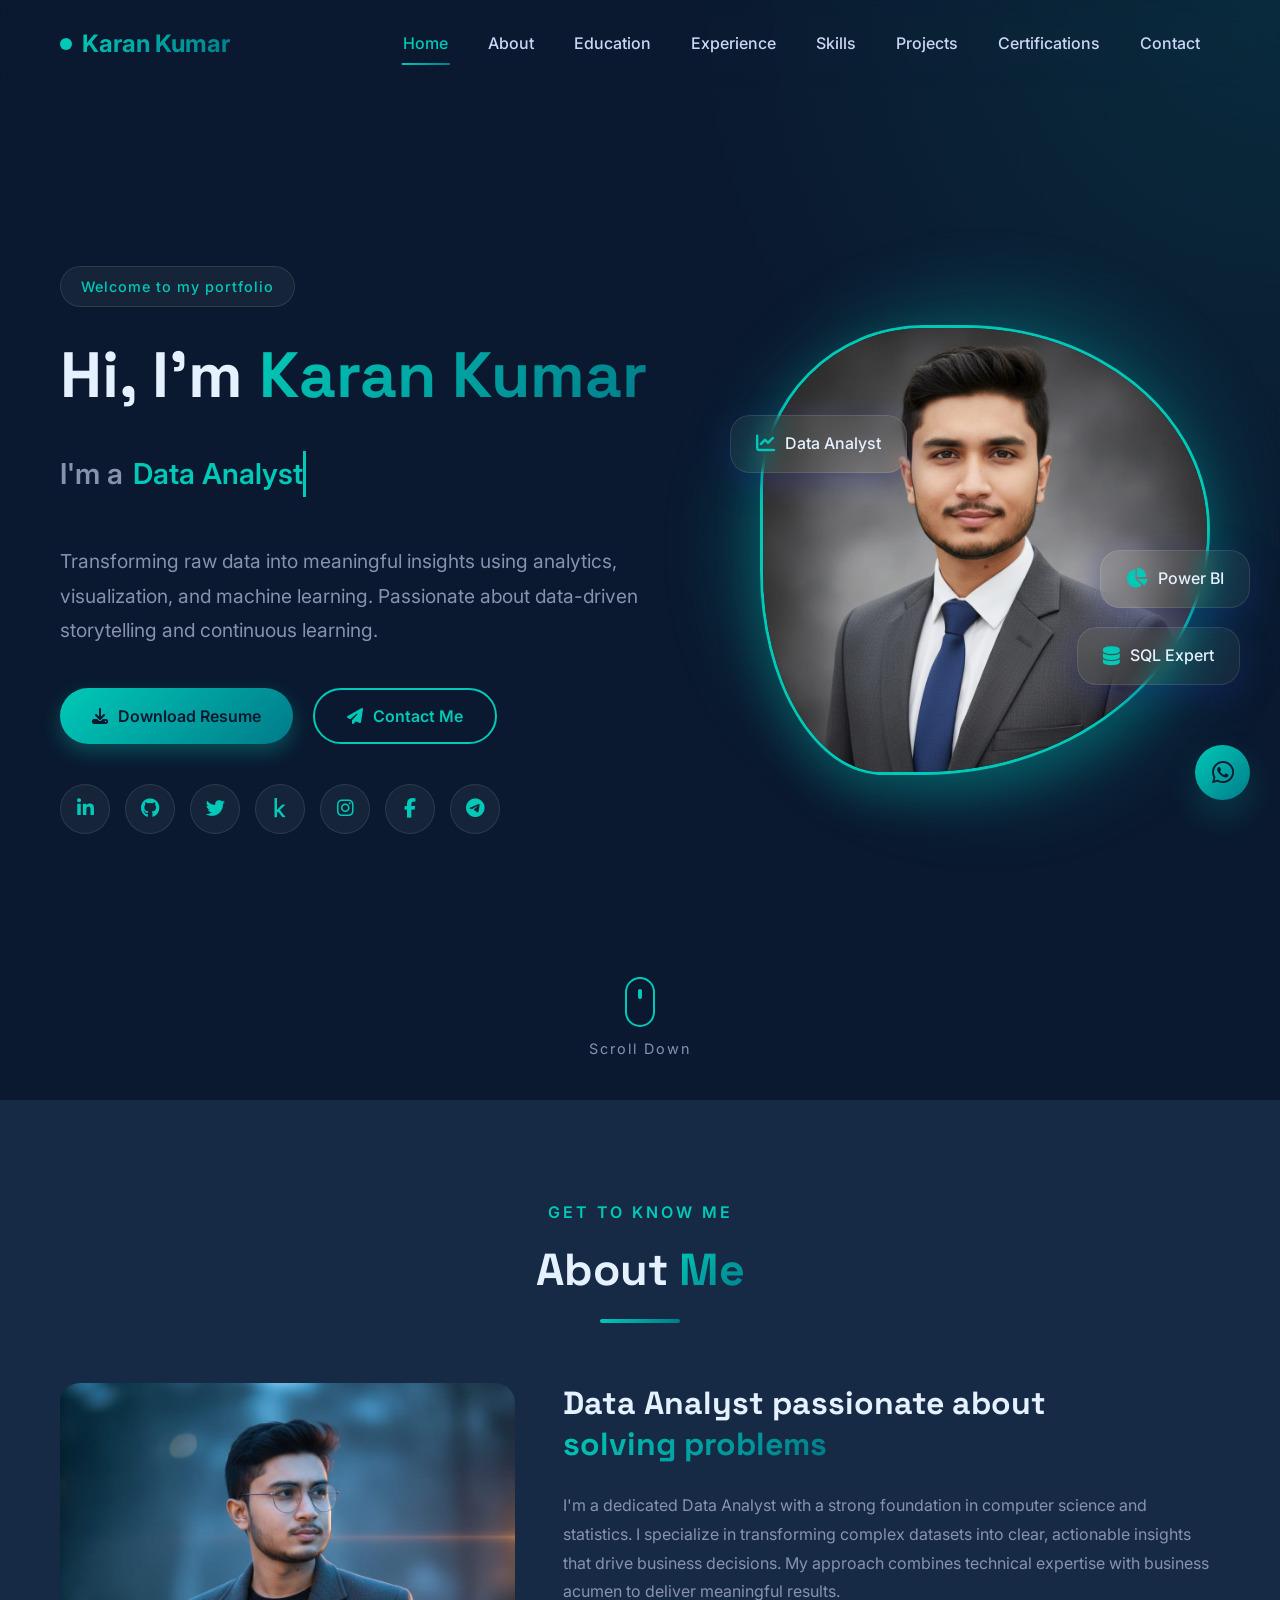
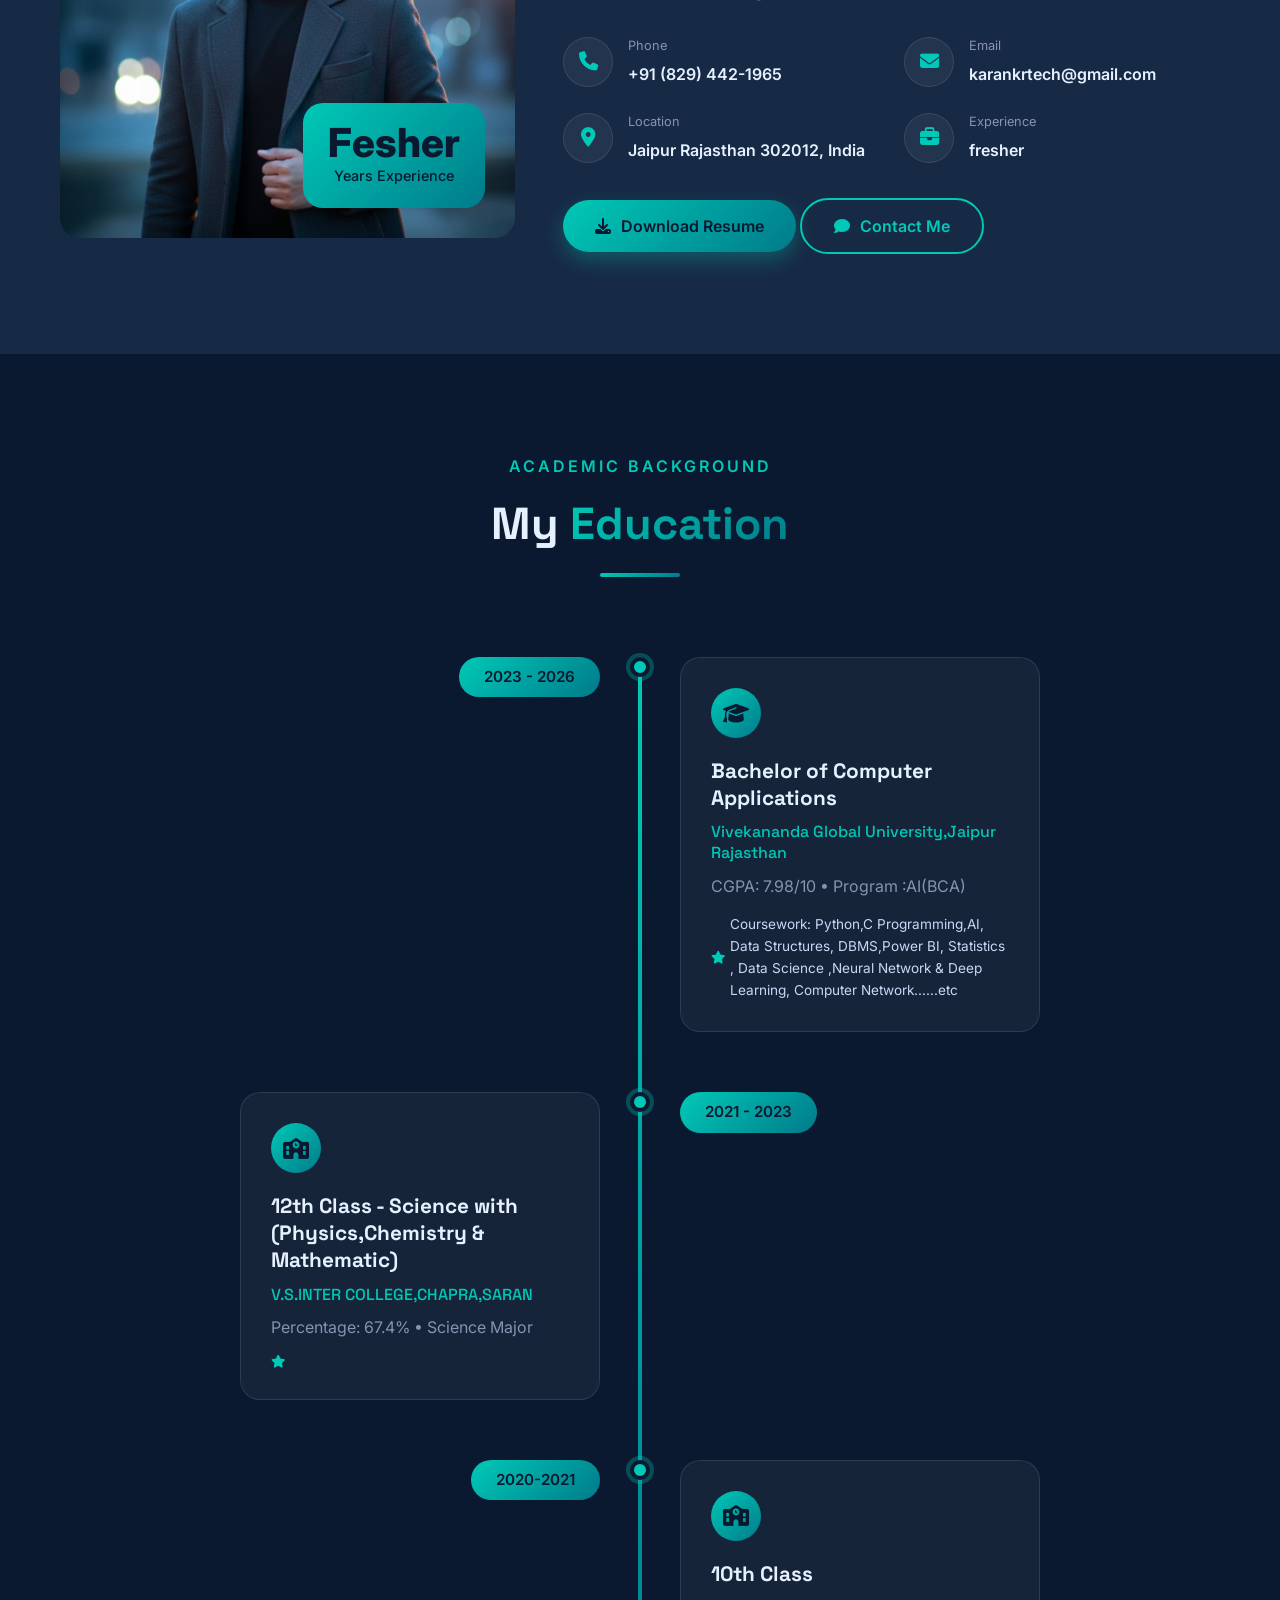
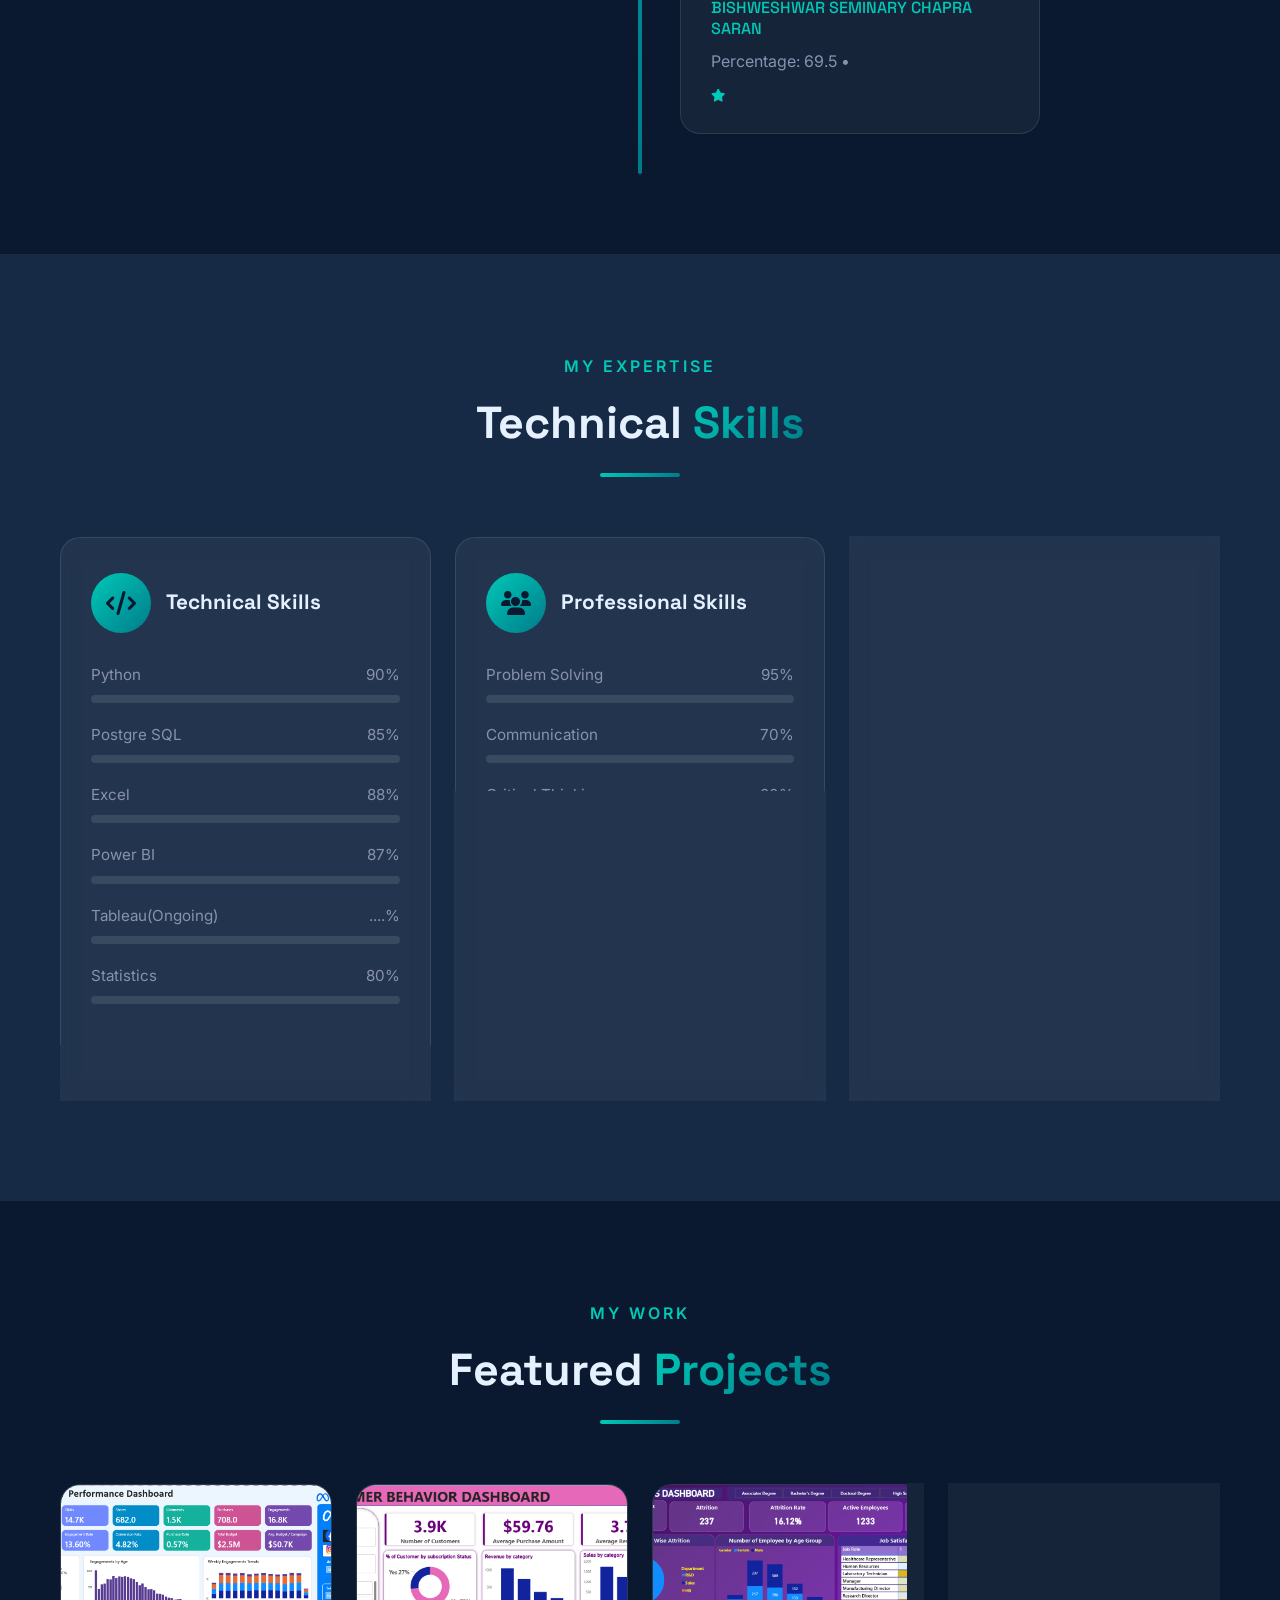
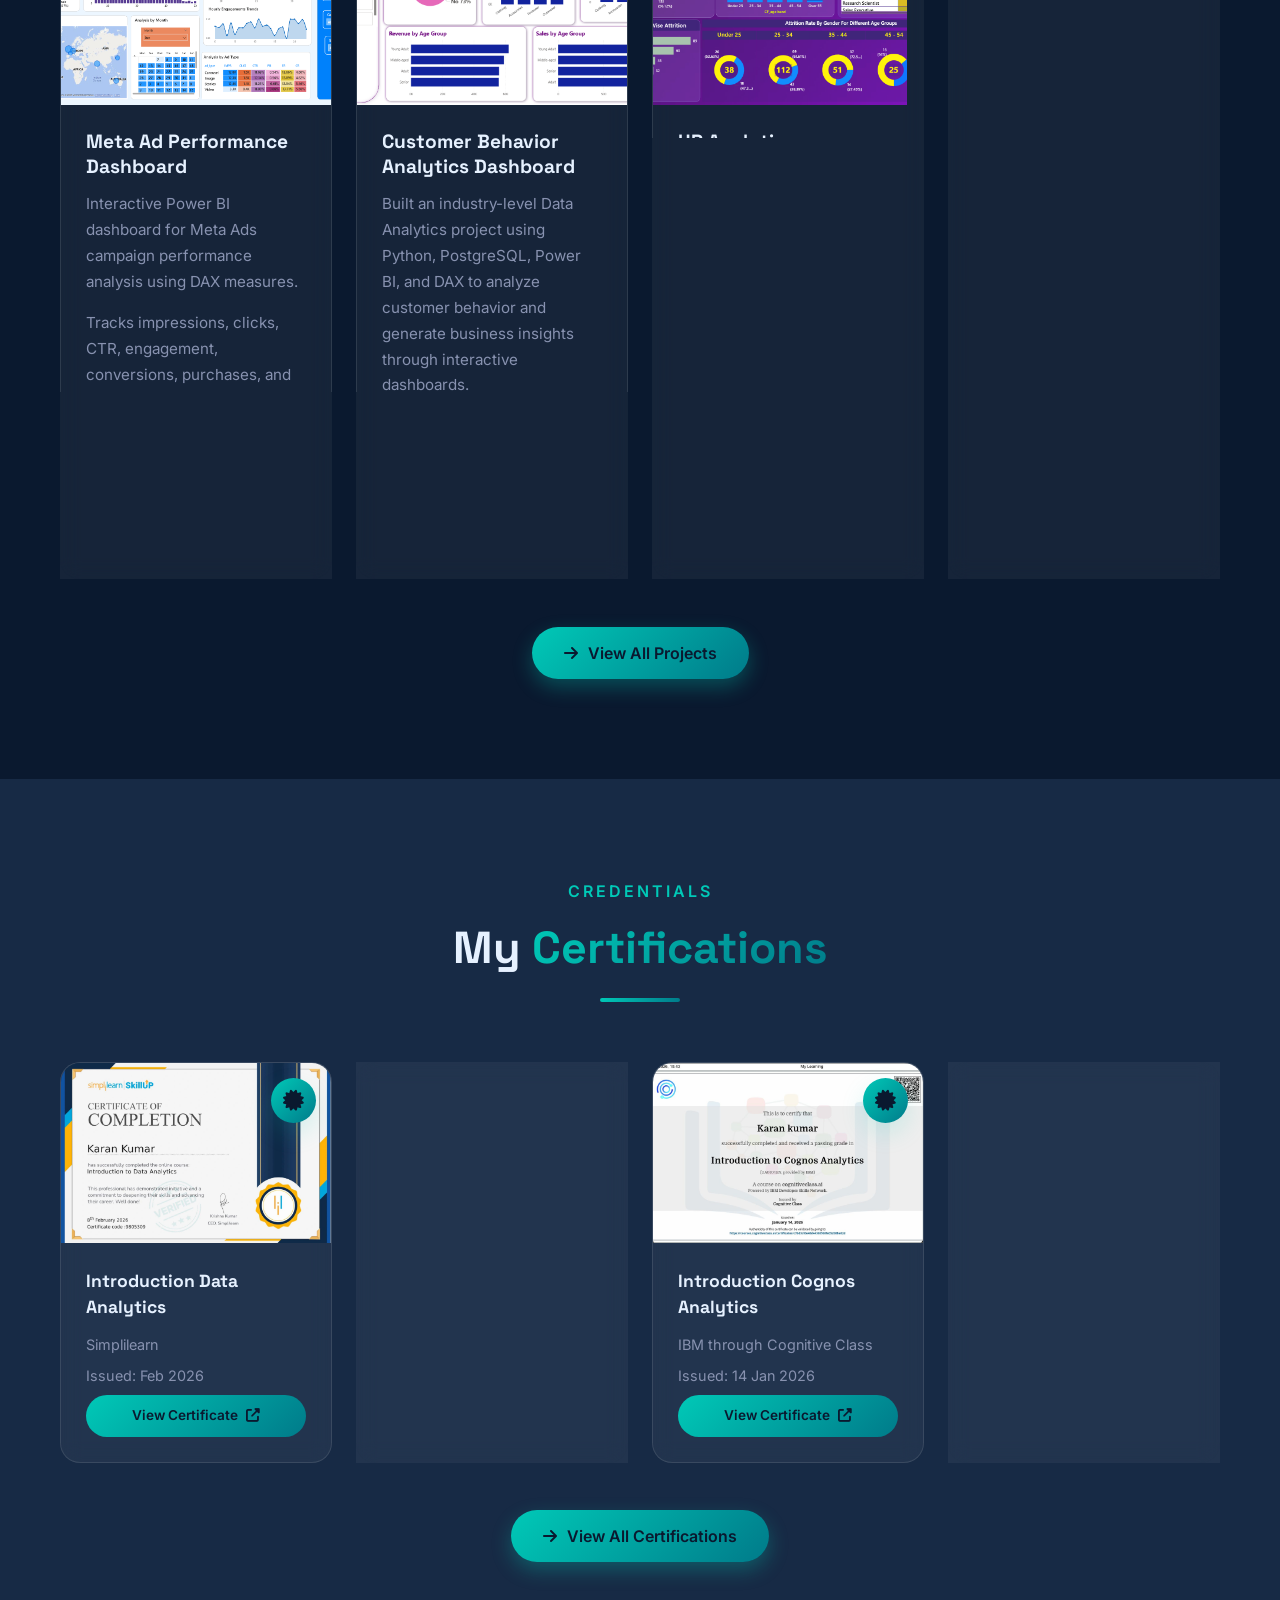
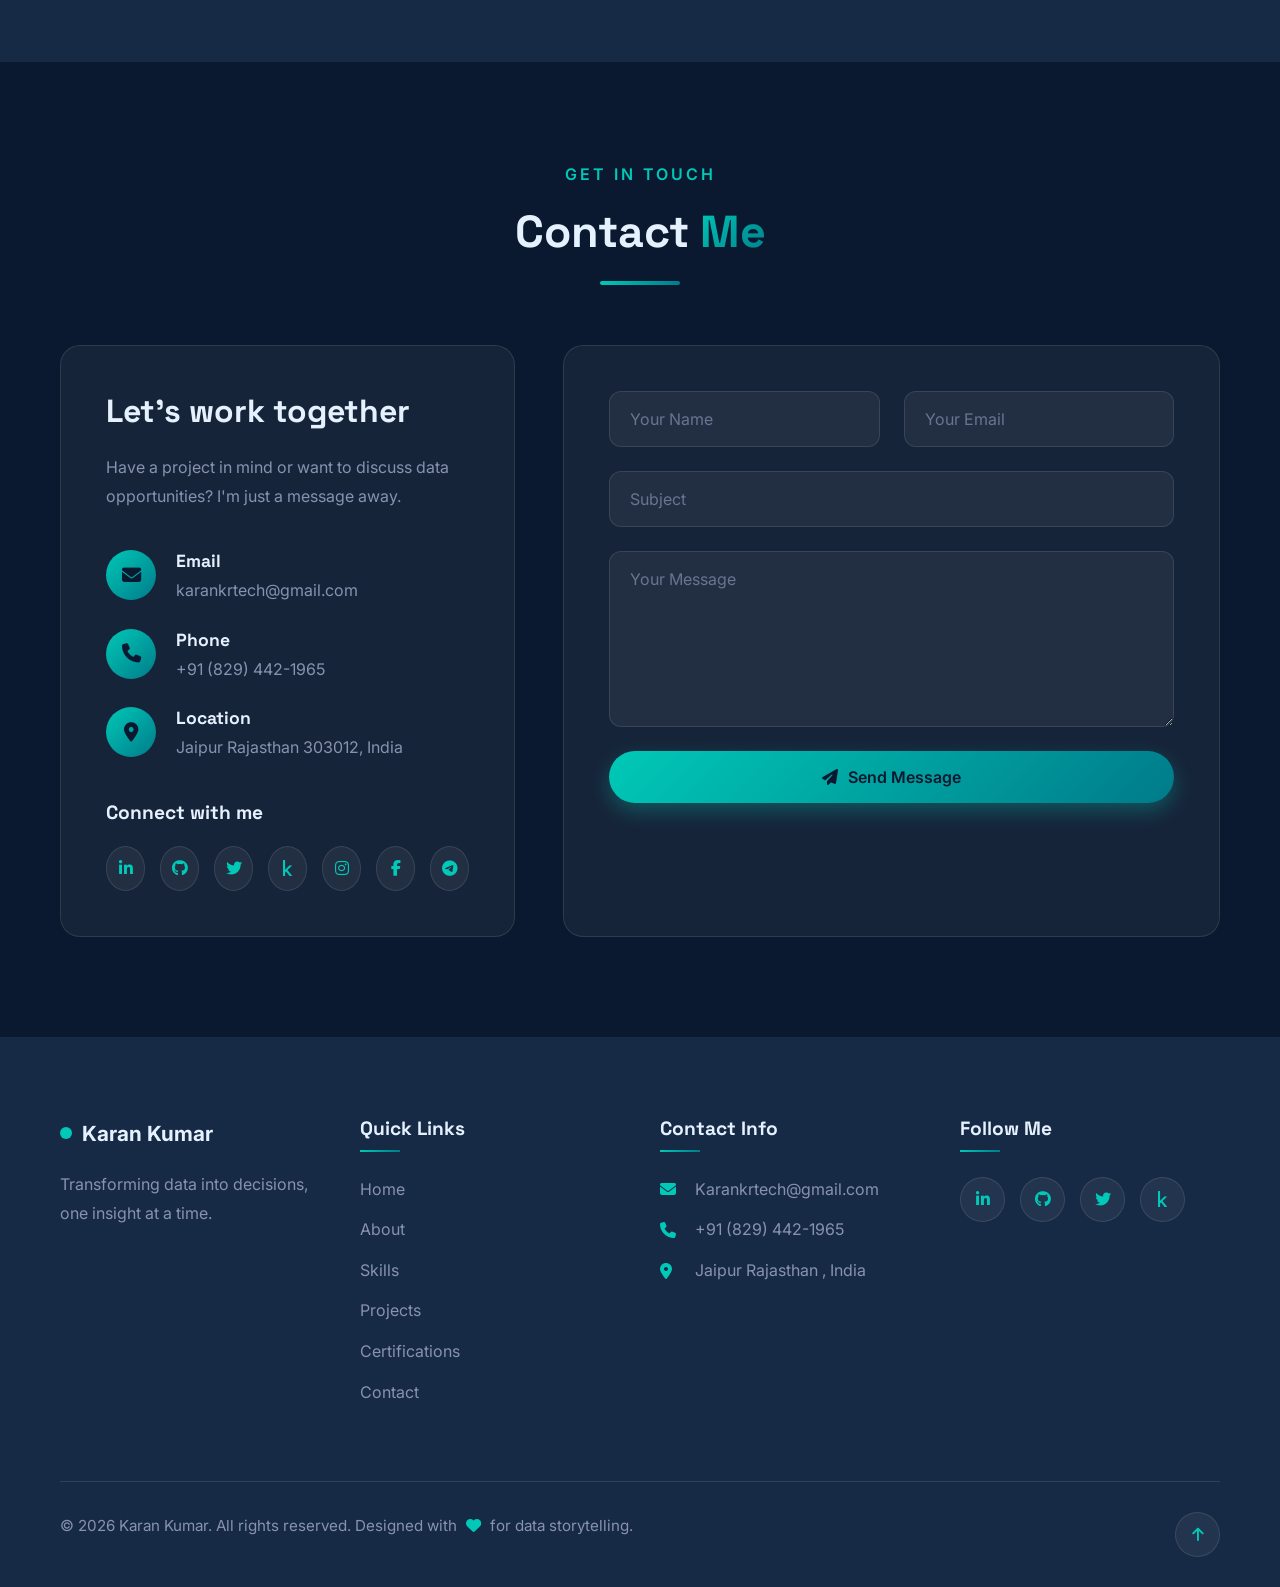
<file: data-analyst-portfolio/index.html>
<!DOCTYPE html>
<html lang="en">
<head>
    <meta charset="UTF-8">
    <meta name="viewport" content="width=device-width, initial-scale=1.0">
    <title>Karan Kumar | Data Analyst Portfolio</title>
    
    <!-- Bootstrap 5 CSS -->
    <link href="https://cdn.jsdelivr.net/npm/bootstrap@5.3.0/dist/css/bootstrap.min.css" rel="stylesheet">
    
    <!-- Font Awesome 6 -->
    <link rel="stylesheet" href="https://cdnjs.cloudflare.com/ajax/libs/font-awesome/6.4.0/css/all.min.css">
    
    <!-- Google Fonts - Premium Typography -->
    <link href="https://fonts.googleapis.com/css2?family=Inter:wght@300;400;500;600;700;800&family=Space+Grotesk:wght@300;400;500;600;700&display=swap" rel="stylesheet">
    
    <!-- AOS Animation Library -->
    <link href="https://unpkg.com/aos@2.3.1/dist/aos.css" rel="stylesheet">
    
    <!-- Custom CSS -->
    <link rel="stylesheet" href="style.css">
    <link rel="stylesheet" href="responsive.css">
</head>
<body>
    <!-- PRELOADER -->
    <div class="preloader">
        <div class="loader">
            <div class="loader-circle"></div>
            <div class="loader-text">Loading</div>
        </div>
    </div>

    <!-- STICKY ANIMATED NAVBAR -->
    <nav class="navbar navbar-expand-lg fixed-top" id="mainNav">
        <div class="container">
            <a class="navbar-brand" href="index.html">
                <span class="brand-dot"></span>
                <span class="brand-text">Karan Kumar</span>
            </a>
            <button class="navbar-toggler" type="button" data-bs-toggle="collapse" data-bs-target="#navbarNav">
                <span class="navbar-toggler-icon"></span>
            </button>
            <div class="collapse navbar-collapse" id="navbarNav">
                <ul class="navbar-nav ms-auto">
                    <li class="nav-item"><a class="nav-link" href="#home">Home</a></li>
                    <li class="nav-item"><a class="nav-link" href="#about">About</a></li>
                    <li class="nav-item"><a class="nav-link" href="#education">Education</a></li>
                    <li class="nav-item"><a class="nav-link" href="experience.html">Experience</a></li>
                    <li class="nav-item"><a class="nav-link" href="#skills">Skills</a></li>
                    <li class="nav-item"><a class="nav-link" href="projects.html">Projects</a></li>
                    <li class="nav-item"><a class="nav-link" href="certifications.html">Certifications</a></li>
                    <li class="nav-item"><a class="nav-link" href="#contact">Contact</a></li>
                </ul>
            </div>
        </div>
    </nav>

    <!-- HOME SECTION -->
    <section id="home" class="hero-section">
        <div class="container">
            <div class="row align-items-center min-vh-100">
                <div class="col-lg-7" data-aos="fade-right" data-aos-duration="1000">
                    <div class="hero-badge">
                        <span class="badge-pill">Welcome to my portfolio</span>
                    </div>
                    <h1 class="hero-title">
                        Hi, I'm <span class="gradient-text">Karan Kumar</span>
                    </h1>
                    <div class="hero-typing">
                        <span class="static-text">I'm a</span>
                        <span class="typed-text"></span>
                        <span class="cursor">&nbsp;</span>
                    </div>
                    <p class="hero-description">
                        Transforming raw data into meaningful insights using analytics, visualization, and machine learning. Passionate about data-driven storytelling and continuous learning.
                    </p>
                    <div class="hero-buttons">
                        <a href="./assets/resume/" download class="btn btn-primary">
                            <i class="fas fa-download"></i> Download Resume
                        </a>
                        <a href="#contact" class="btn btn-outline">
                            <i class="fas fa-paper-plane"></i> Contact Me
                        </a>
                    </div>
                    <div class="hero-social">
                        <a href="https://www.linkedin.com/in/karan-kumar-595424287/" class="social-icon"><i class="fab fa-linkedin-in"></i></a>
                        <a href="https://github.com/karankrtech-08" class="social-icon"><i class="fab fa-github"></i></a>
                        <a href="https://x.com/karankrtech" class="social-icon"><i class="fab fa-twitter"></i></a>
                        <a href="https://www.kaggle.com/karankr08" class="social-icon"><i class="fab fa-kaggle"></i></a>
                        <a href="https://www.instagram.com/_karankr_08?igsh=MWNrcWI4bm43NmxpMA==" class="social-icon"><i class="fab fa-instagram"></i></a>
                        <a href="https://www.facebook.com/share/17dv7ijKbW/" class="social-icon"><i class="fab fa-facebook-f"></i></a>
                        <a href="#" class="social-icon"><i class="fab fa-telegram"></i></a>
                    </div>
                </div>
                <div class="col-lg-5" data-aos="fade-left" data-aos-duration="1000">
                    <div class="hero-image-wrapper">
                        <div class="hero-image-glow"></div>
                        <img src="assets/images/profile.jpg" alt="Karan Kumar" class="hero-image">
                        <div class="floating-card card-1">
                            <i class="fas fa-chart-line"></i>
                            <span>Data Analyst</span>
                        </div>
                        <div class="floating-card card-2">
                            <i class="fas fa-database"></i>
                            <span>SQL Expert</span>
                        </div>
                        <div class="floating-card card-3">
                            <i class="fas fa-chart-pie"></i>
                            <span>Power BI</span>
                        </div>
                    </div>
                </div>
            </div>
        </div>
        <div class="scroll-indicator">
            <div class="mouse">
                <div class="wheel"></div>
            </div>
            <span>Scroll Down</span>
        </div>
    </section>

    <!-- ABOUT SECTION -->
    <section id="about" class="about-section">
        <div class="container">
            <div class="section-header" data-aos="fade-up">
                <span class="section-subtitle">Get to know me</span>
                <h2 class="section-title">About <span class="gradient-text">Me</span></h2>
                <div class="divider"></div>
            </div>
            
            <div class="row g-5">
                <div class="col-lg-5" data-aos="fade-right">
                    <div class="about-image">
                        <img src="assets/images/about.jpg" alt="Alex Rivera working" class="img-fluid">
                        <div class="experience-badge">
                            <span class="years">Fesher</span>
                            <span class="text">Years Experience</span>
                        </div>
                    </div>
                </div>
                <div class="col-lg-7" data-aos="fade-left">
                    <div class="about-content">
                        <h3>Data Analyst passionate about <span class="gradient-text">solving problems</span></h3>
                        <p class="about-text">
                            I'm a dedicated Data Analyst with a strong foundation in computer science and statistics. 
                            I specialize in transforming complex datasets into clear, actionable insights that drive 
                            business decisions. My approach combines technical expertise with business acumen to 
                            deliver meaningful results.
                        </p>
                        
                        <div class="personal-info">
                            <div class="info-item">
                                <i class="fas fa-phone"></i>
                                <div>
                                    <span class="label">Phone</span>
                                    <span class="value">+91 (829) 442-1965</span>
                                </div>
                            </div>
                            <div class="info-item">
                                <i class="fas fa-envelope"></i>
                                <div>
                                    <span class="label">Email</span>
                                    <span class="value">karankrtech@gmail.com</span>
                                </div>
                            </div>
                            <div class="info-item">
                                <i class="fas fa-map-marker-alt"></i>
                                <div>
                                    <span class="label">Location</span>
                                    <span class="value">Jaipur Rajasthan 302012, India</span>
                                </div>
                            </div>
                            <div class="info-item">
                                <i class="fas fa-briefcase"></i>
                                <div>
                                    <span class="label">Experience</span>
                                    <span class="value">fresher</span>
                                </div>
                            </div>
                        </div>
                        
                        <div class="about-buttons">
                            <a href="#" download class="btn btn-primary">
                                <i class="fas fa-download"></i> Download Resume
                            </a>
                            <a href="#contact" class="btn btn-outline">
                                <i class="fas fa-comment"></i> Contact Me
                            </a>
                        </div>
                    </div>
                </div>
            </div>
        </div>
    </section>

    <!-- EDUCATION SECTION -->
    <section id="education" class="education-section">
        <div class="container">
            <div class="section-header" data-aos="fade-up">
                <span class="section-subtitle">Academic Background</span>
                <h2 class="section-title">My <span class="gradient-text">Education</span></h2>
                <div class="divider"></div>
            </div>
            
            <div class="timeline" data-aos="fade-up">
                <div class="timeline-item">
                    <div class="timeline-dot"></div>
                    <div class="timeline-date">2023 - 2026</div>
                    <div class="timeline-content">
                        <div class="timeline-icon">
                            <i class="fas fa-graduation-cap"></i>
                        </div>
                        <h3>Bachelor of Computer Applications</h3>
                        <h4>Vivekananda Global University,Jaipur Rajasthan</h4>
                        <p>CGPA: 7.98/10 • Program :AI(BCA)</p>
                        <div class="timeline-details">
                            <span><i class="fas fa-star"></i> Coursework: Python,C Programming,AI, Data Structures, DBMS,Power BI, Statistics , Data Science ,Neural Network & Deep Learning, Computer Network......etc</span>
                        </div>
                    </div>
                </div>
                
                <div class="timeline-item">
                    <div class="timeline-dot"></div>
                    <div class="timeline-date">2021 - 2023</div>
                    <div class="timeline-content">
                        <div class="timeline-icon">
                            <i class="fas fa-school"></i>
                        </div>
                        <h3>12th Class - Science with (Physics,Chemistry & Mathematic)</h3>
                        <h4>V.S.INTER COLLEGE,CHAPRA,SARAN</h4>
                        <p>Percentage: 67.4% •  Science Major</p>
                        <div class="timeline-details">
                            <span><i class="fas fa-star"></i></span>
                        </div>
                    </div>
                </div>
                
                <div class="timeline-item">
                    <div class="timeline-dot"></div>
                    <div class="timeline-date">2020-2021</div>
                    <div class="timeline-content">
                        <div class="timeline-icon">
                            <i class="fas fa-school"></i>
                        </div>
                        <h3>10th Class</h3>
                        <h4>BISHWESHWAR SEMINARY CHAPRA SARAN</h4>
                        <p>Percentage: 69.5 •</p>
                        <div class="timeline-details">
                            <span><i class="fas fa-star"></i></span>
                        </div>
                    </div>
                </div>
            </div>
        </div>
    </section>

    <!-- SKILLS SECTION -->
    <section id="skills" class="skills-section">
        <div class="container">
            <div class="section-header" data-aos="fade-up">
                <span class="section-subtitle">My Expertise</span>
                <h2 class="section-title">Technical <span class="gradient-text">Skills</span></h2>
                <div class="divider"></div>
            </div>
            
            <div class="row g-4">
                <!-- Technical Skills -->
                <div class="col-lg-4" data-aos="fade-up">
                    <div class="skill-card">
                        <div class="skill-header">
                            <i class="fas fa-code"></i>
                            <h3>Technical Skills</h3>
                        </div>
                        <div class="skill-list">
                            <div class="skill-item">
                                <div class="skill-info">
                                    <span>Python</span>
                                    <span>90%</span>
                                </div>
                                <div class="progress-bar">
                                    <div class="progress-fill" style="width: 90%"></div>
                                </div>
                            </div>
                            <div class="skill-item">
                                <div class="skill-info">
                                    <span>Postgre SQL</span>
                                    <span>85%</span>
                                </div>
                                <div class="progress-bar">
                                    <div class="progress-fill" style="width: 85%"></div>
                                </div>
                            </div>
                            <div class="skill-item">
                                <div class="skill-info">
                                    <span>Excel</span>
                                    <span>88%</span>
                                </div>
                                <div class="progress-bar">
                                    <div class="progress-fill" style="width: 88%"></div>
                                </div>
                            </div>
                            <div class="skill-item">
                                <div class="skill-info">
                                    <span>Power BI</span>
                                    <span>87%</span>
                                </div>
                                <div class="progress-bar">
                                    <div class="progress-fill" style="width: 87%"></div>
                                </div>
                            </div>
                            <div class="skill-item">
                                <div class="skill-info">
                                    <span>Tableau(Ongoing)</span>
                                    <span>....%</span>
                                </div>
                                <div class="progress-bar">
                                    <div class="progress-fill" style="width: 82%"></div>
                                </div>
                            </div>
                            <div class="skill-item">
                                <div class="skill-info">
                                    <span>Statistics</span>
                                    <span>80%</span>
                                </div>
                                <div class="progress-bar">
                                    <div class="progress-fill" style="width: 80%"></div>
                                </div>
                            </div>
                        </div>
                    </div>
                </div>
                
                <!-- Professional Skills -->
                <div class="col-lg-4" data-aos="fade-up" data-aos-delay="100">
                    <div class="skill-card">
                        <div class="skill-header">
                            <i class="fas fa-users"></i>
                            <h3>Professional Skills</h3>
                        </div>
                        <div class="skill-list">
                            <div class="skill-item">
                                <div class="skill-info">
                                    <span>Problem Solving</span>
                                    <span>95%</span>
                                </div>
                                <div class="progress-bar">
                                    <div class="progress-fill" style="width: 95%"></div>
                                </div>
                            </div>
                            <div class="skill-item">
                                <div class="skill-info">
                                    <span>Communication</span>
                                    <span>70%</span>
                                </div>
                                <div class="progress-bar">
                                    <div class="progress-fill" style="width: 90%"></div>
                                </div>
                            </div>
                            <div class="skill-item">
                                <div class="skill-info">
                                    <span>Critical Thinking</span>
                                    <span>80%</span>
                                </div>
                                <div class="progress-bar">
                                    <div class="progress-fill" style="width: 92%"></div>
                                </div>
                            </div>
                            <div class="skill-item">
                                <div class="skill-info">
                                    <span>Analytical Thinking</span>
                                    <span>94%</span>
                                </div>
                                <div class="progress-bar">
                                    <div class="progress-fill" style="width: 94%"></div>
                                </div>
                            </div>
                            <div class="skill-item">
                                <div class="skill-info">
                                    <span>Team Work</span>
                                    <span>88%</span>
                                </div>
                                <div class="progress-bar">
                                    <div class="progress-fill" style="width: 88%"></div>
                                </div>
                            </div>
                        </div>
                    </div>
                </div>
                
                <!-- Tools & Technologies -->
                <div class="col-lg-4" data-aos="fade-up" data-aos-delay="200">
                    <div class="skill-card">
                        <div class="skill-header">
                            <i class="fas fa-tools"></i>
                            <h3>Tools & Technologies</h3>
                        </div>
                        <div class="skill-list">
                            <div class="skill-item">
                                <div class="skill-info">
                                    <span>Jupyter Notebook</span>
                                    <span>90%</span>
                                </div>
                                <div class="progress-bar">
                                    <div class="progress-fill" style="width: 90%"></div>
                                </div>
                            </div>
                            <div class="skill-list">
                            <div class="skill-item">
                                <div class="skill-info">
                                    <span>Google Colab</span>
                                    <span>90%</span>
                                </div>
                                <div class="progress-bar">
                                    <div class="progress-fill" style="width: 90%"></div>
                                </div>
                            </div>
                            <div class="skill-list">
                            <div class="skill-item">
                                <div class="skill-info">
                                    <span>Anaconda </span>
                                    <span>90%</span>
                                </div>
                                <div class="progress-bar">
                                    <div class="progress-fill" style="width: 90%"></div>
                                </div>
                            </div>
                            <div class="skill-item">
                                <div class="skill-info">
                                    <span> PostgreSQL</span>
                                    <span>85%</span>
                                </div>
                                <div class="progress-bar">
                                    <div class="progress-fill" style="width: 85%"></div>
                                </div>
                            </div>
                            <div class="skill-item">
                                <div class="skill-info">
                                    <span>GitHub</span>
                                    <span>88%</span>
                                </div>
                                <div class="progress-bar">
                                    <div class="progress-fill" style="width: 88%"></div>
                                </div>
                            </div>
                            <div class="skill-item">
                                <div class="skill-info">
                                    <span>VS Code</span>
                                    <span>92%</span>
                                </div>
                                <div class="progress-bar">
                                    <div class="progress-fill" style="width: 92%"></div>
                                </div>
                            </div>
                            <div class="skill-item">
                                <div class="skill-info">
                                    <span>Google Sheets</span>
                                    <span>87%</span>
                                </div>
                                <div class="progress-bar">
                                    <div class="progress-fill" style="width: 87%"></div>
                                </div>
                            </div>
                        </div>
                    </div>
                </div>
            </div>
        </div>
    </section>

    <!-- PROJECTS PREVIEW -->
    <section id="projects" class="projects-section">
        <div class="container">
            <div class="section-header" data-aos="fade-up">
                <span class="section-subtitle">My Work</span>
                <h2 class="section-title">Featured <span class="gradient-text">Projects</span></h2>
                <div class="divider"></div>
            </div>
            
            <div class="row g-4">
                <!-- Project 1 -->
                <div class="col-lg-3 col-md-6" data-aos="zoom-in">
                    <div class="project-card">
                        <div class="project-image">
                            <img src="./assets/Projects/Meta Ad performance.png" alt="Sales Dashboard">
                            <div class="project-overlay">
                                <div class="project-links">
                                    <a href="https://www.linkedin.com/posts/karan-kumar-595424287_powerbi-metaads-dataanalytics-activity-7448635913666080769-uIFS?utm_source=share&utm_medium=member_desktop&rcm=ACoAAEWm4EEBPeW_YkedeUca36TyjvM_eHEplEU" class="project-link"><i class="fas fa-external-link-alt"></i></a>
                                    <a href="https://github.com/karankrtech-08/Meta-Ad-Performance-Analysis" class="project-link"><i class="fab fa-github"></i></a>
                                </div>
                            </div>
                        </div>
                        <div class="project-content">
                            <h3>Meta Ad Performance Dashboard</h3>
                            <p>Interactive Power BI dashboard for Meta Ads campaign performance analysis using DAX measures.</p>
                            <p>Tracks impressions, clicks, CTR, engagement, conversions, purchases, and budget performance with dynamic filtering and KPI insights.</p>
                            <div class="project-tech">
                                <span>Excel</span>
                                <span>Power BI</span>
                                <span>DAX</span>
                            
                            </div>
                        </div>
                    </div>
                </div>
                
                <!-- Project 2 -->
                <div class="col-lg-3 col-md-6" data-aos="zoom-in" data-aos-delay="100">
                    <div class="project-card">
                        <div class="project-image">
                            <img src="./assets/Projects/Project 1 Customer behavoir Dashbard.png" alt="Customer Behavior Analytics Dashboard">
                            <div class="project-overlay">
                                <div class="project-links">
                                    <a href="https://www.linkedin.com/posts/karan-kumar-595424287_dataanalytics-python-sql-activity-7457120192792379392-1Rxn?utm_source=share&utm_medium=member_desktop&rcm=ACoAAEWm4EEBPeW_YkedeUca36TyjvM_eHEplEU" class="project-link"><i class="fas fa-external-link-alt"></i></a>
                                    <a href="https://github.com/karankrtech-08/-Customer-Shopping-Behavior-Analysis" class="project-link"><i class="fab fa-github"></i></a>
                                </div>
                            </div>
                        </div>
                        <div class="project-content">
                            <h3>Customer Behavior Analytics Dashboard</h3>
                            <p>Built an industry-level Data Analytics project using Python, PostgreSQL, Power BI, and DAX to analyze customer behavior and generate business insights through interactive dashboards.</p>
                            <div class="project-tech">
                                <span>Excel</span>
                                <span>Python</span>
                                <span>PostgreSQL</span>
                                <span>power Bi</span>
                                <span>DAX</span>
                            </div>
                        </div>
                    </div>
                </div>
                
                <!-- Project 3 -->
                <div class="col-lg-3 col-md-6" data-aos="zoom-in" data-aos-delay="200">
                    <div class="project-card">
                        <div class="project-image">
                            <img src="./assets/Projects/HR  Analytics Dashboard.png" alt="HR Analytics Dashboard">
                            <div class="project-overlay">
                                <div class="project-links">
                                    <a href="#" class="project-link"><i class="fas fa-external-link-alt"></i></a>
                                    <a href="#" class="project-link"><i class="fab fa-github"></i></a>
                                </div>
                            </div>
                        </div>
                        <div class="project-content">
                            <h3>HR Analytics Dashboard</h3>
                            <p>Built an HR Analytics Dashboard with Power BI, DAX, and Excel, delivering insights into attrition, employee demographics, job satisfaction, and workforce performance through interactive KPI-driven reports</p>
                            <div class="project-tech">
                                <span>Excel</span>
                                <span>Power BI</span>
                                <span>DAX</span>
                            </div>
                        </div>
                    </div>
                </div>
                
                <!-- Project 4 -->
                <div class="col-lg-3 col-md-6" data-aos="zoom-in" data-aos-delay="300">
                    <div class="project-card">
                        <div class="project-image">
                            <img src="./assets/Projects/postgre sql project.png" alt="Online Book Store SQL Analysis">
                            <div class="project-overlay">
                                <div class="project-links">
                                    <a href="https://github.com/karankrtech-08/Online-Book-Store-Database-Analysis-" class="project-link"><i class="fas fa-external-link-alt"></i></a>
                                    <a href="https://github.com/karankrtech-08/Online-Book-Store-Database-Analysis-" class="project-link"><i class="fab fa-github"></i></a>
                                </div>
                            </div>
                        </div>
                        <div class="project-content">
                            <h3>Online Book Store SQL Analysis</h3>
                            <p>Analyzed an Online Book Store database using PostgreSQL by writing
                20+ SQL queries to generate business insights on sales, customers,
                inventory, and revenue.</p>
                            <div class="project-tech">
                                <span>Excel</span>
                                <span>PostgreSQL</span>
                                <span>Data Analysis</span>
                            </div>
                        </div>
                    </div>
                </div>
            </div>
            
            <div class="text-center mt-5" data-aos="fade-up">
                <a href="projects.html" class="btn btn-primary">
                    <i class="fas fa-arrow-right"></i> View All Projects
                </a>
            </div>
        </div>
    </section>

    <!-- CERTIFICATIONS PREVIEW -->
    <section id="certifications" class="certifications-section">
        <div class="container">
            <div class="section-header" data-aos="fade-up">
                <span class="section-subtitle">Credentials</span>
                <h2 class="section-title">My <span class="gradient-text">Certifications</span></h2>
                <div class="divider"></div>
            </div>
            
            <div class="row g-4">
                <!-- Cert 1 -->
                <div class="col-lg-3 col-md-6" data-aos="flip-up">
                    <div class="cert-card">
                        <div class="cert-image">
                            <img src="./assets/Certifications/Screenshot 2026-06-22 145827.png" alt="Google Data Analytics">
                            <div class="cert-badge">
                                <i class="fas fa-certificate"></i>
                            </div>
                        </div>
                        <div class="cert-content">
                            <h3>Introduction Data Analytics</h3>
                            <p class="issuer"> Simplilearn</p>
                            <p class="date">Issued: Feb 2026</p>
                            <a href="https://www.linkedin.com/posts/karan-kumar-595424287_dataanalytics-professionaldevelopment-upskilling-activity-7426276416960290816-Csij?utm_source=share&utm_medium=member_desktop&rcm=ACoAAEWm4EEBPeW_YkedeUca36TyjvM_eHEplEU" class="btn-cert">View Certificate <i class="fas fa-external-link-alt"></i></a>
                        </div>
                    </div>
                </div>
                
                <!-- Cert 2 -->
                <div class="col-lg-3 col-md-6" data-aos="flip-up" data-aos-delay="100">
                    <div class="cert-card">
                        <div class="cert-image">
                            <img src="./assets/Certifications/Screenshot 2026-06-22 145910.png" alt="Power BI">
                            <div class="cert-badge">
                                <i class="fas fa-certificate"></i>
                            </div>
                        </div>
                        <div class="cert-content">
                            <h3>Microsoft Power BI</h3>
                            <p class="issuer">Skill Course</p>
                            <p class="date">Issued: jan 2026</p>
                            <a href="https://www.linkedin.com/posts/karan-kumar-595424287_powerbi-dataanalytics-businessintelligence-activity-7416091169044090880-CvRL?utm_source=share&utm_medium=member_desktop&rcm=ACoAAEWm4EEBPeW_YkedeUca36TyjvM_eHEplEU" class="btn-cert">View Certificate <i class="fas fa-external-link-alt"></i></a>
                        </div>
                    </div>
                </div>
                
                <!-- Cert 3 -->
                <div class="col-lg-3 col-md-6" data-aos="flip-up" data-aos-delay="200">
                    <div class="cert-card">
                        <div class="cert-image">
                            <img src="./assets/Certifications/Screenshot 2026-06-22 145959.png" alt="Cognos Analytics">
                            <div class="cert-badge">
                                <i class="fas fa-certificate"></i>
                            </div>
                        </div>
                        <div class="cert-content">
                            <h3>Introduction Cognos Analytics</h3>
                            <p class="issuer">IBM through Cognitive Class</p>
                            <p class="date">Issued: 14 Jan 2026</p>
                            <a href="https://courses.cognitiveclass.ai/certificates/c7bd3cfde48d44368968fe05d38be82d" class="btn-cert">View Certificate <i class="fas fa-external-link-alt"></i></a>
                        </div>
                    </div>
                </div>
                
                <!-- Cert 4 -->
                <div class="col-lg-3 col-md-6" data-aos="flip-up" data-aos-delay="300">
                    <div class="cert-card">
                        <div class="cert-image">
                            <img src="./assets/Certifications/WhatsApp Image 2025-06-29 at 12.43.06_6ec0addc.jpg" alt="Exin">
                            <div class="cert-badge">
                                <i class="fas fa-certificate"></i>
                            </div>
                        </div>
                        <div class="cert-content">
                            <h3>Exin BSC Artificial Intelligence Essentials</h3>
                            <p class="issuer">EXIN</p>
                            <p class="date">Issued: 23 Oct 2024</p>
                            <a href="https://www.linkedin.com/posts/karan-kumar-595424287_artificialintelligence-certification-exin-activity-7260585807336415232-WWtX?utm_source=share&utm_medium=member_desktop&rcm=ACoAAEWm4EEBPeW_YkedeUca36TyjvM_eHEplEU" class="btn-cert">View Certificate <i class="fas fa-external-link-alt"></i></a>
                        </div>
                    </div>
                </div>
            </div>
            
            <div class="text-center mt-5" data-aos="fade-up">
                <a href="certifications.html" class="btn btn-primary">
                    <i class="fas fa-arrow-right"></i> View All Certifications
                </a>
            </div>
        </div>
    </section>

    <!-- CONTACT SECTION -->
    <section id="contact" class="contact-section">
        <div class="container">
            <div class="section-header" data-aos="fade-up">
                <span class="section-subtitle">Get In Touch</span>
                <h2 class="section-title">Contact <span class="gradient-text">Me</span></h2>
                <div class="divider"></div>
            </div>
            
            <div class="row g-5">
                <div class="col-lg-5" data-aos="fade-right">
                    <div class="contact-info">
                        <h3>Let's work together</h3>
                        <p>Have a project in mind or want to discuss data opportunities? I'm just a message away.</p>
                        
                        <div class="contact-details">
                            <div class="contact-item">
                                <i class="fas fa-envelope"></i>
                                <div>
                                    <h4>Email</h4>
                                    <a href="mailto:karankrtech@gmail.com">karankrtech@gmail.com</a>
                                </div>
                            </div>
                            <div class="contact-item">
                                <i class="fas fa-phone"></i>
                                <div>
                                    <h4>Phone</h4>
                                    <a href="tel:+918294421965">+91 (829) 442-1965</a>
                                </div>
                            </div>
                            <div class="contact-item">
                                <i class="fas fa-map-marker-alt"></i>
                                <div>
                                    <h4>Location</h4>
                                    <span>Jaipur Rajasthan 303012, India</span>
                                </div>
                            </div>
                        </div>
                        
                        <div class="contact-social">
                            <h4>Connect with me</h4>
                            <div class="social-links">
                                <a href="https://www.linkedin.com/in/karan-kumar-595424287/" class="social-link"><i class="fab fa-linkedin-in"></i></a>
                                <a href="https://github.com/karankrtech-08" class="social-link"><i class="fab fa-github"></i></a>
                                <a href="https://x.com/karankrtech" class="social-link"><i class="fab fa-twitter"></i></a>
                                <a href="https://www.kaggle.com/karankr08" class="social-link"><i class="fab fa-kaggle"></i></a>
                                <a href="https://www.instagram.com/_karankr_08?igsh=MWNrcWI4bm43NmxpMA==" class="social-link"><i class="fab fa-instagram"></i></a>
                                <a href="https://www.facebook.com/share/17dv7ijKbW/" class="social-link"><i class="fab fa-facebook-f"></i></a>
                                <a href="#" class="social-link"><i class="fab fa-telegram"></i></a>
                            </div>
                        </div>
                    </div>
                </div>
                
                <div class="col-lg-7" data-aos="fade-left">
                    <div class="contact-form">
                        <form id="contactForm">
                            <div class="row g-4">
                                <div class="col-md-6">
                                    <input type="text" class="form-control" placeholder="Your Name" id="name" required>
                                </div>
                                <div class="col-md-6">
                                    <input type="email" class="form-control" placeholder="Your Email" id="email" required>
                                </div>
                                <div class="col-12">
                                    <input type="text" class="form-control" placeholder="Subject" id="subject" required>
                                </div>
                                <div class="col-12">
                                    <textarea class="form-control" rows="6" placeholder="Your Message" id="message" required></textarea>
                                </div>
                                <div class="col-12">
                                    <button type="submit" class="btn btn-primary w-100">
                                        <i class="fas fa-paper-plane"></i> Send Message
                                    </button>
                                </div>
                            </div>
                        </form>
                    </div>
                </div>
            </div>
        </div>
    </section>

    <!-- FOOTER -->
    <footer class="footer">
        <div class="container">
            <div class="footer-content">
                <div class="footer-brand">
                    <a href="index.html" class="footer-logo">
                        <span class="brand-dot"></span>
                        <span>Karan Kumar</span>
                    </a>
                    <p>Transforming data into decisions, one insight at a time.</p>
                </div>
                
                <div class="footer-links">
                    <h4>Quick Links</h4>
                    <ul>
                        <li><a href="#home">Home</a></li>
                        <li><a href="#about">About</a></li>
                        <li><a href="#skills">Skills</a></li>
                        <li><a href="projects.html">Projects</a></li>
                        <li><a href="certifications.html">Certifications</a></li>
                        <li><a href="#contact">Contact</a></li>
                    </ul>
                </div>
                
                <div class="footer-contact">
                    <h4>Contact Info</h4>
                    <ul>
                        <li><i class="fas fa-envelope"></i> Karankrtech@gmail.com</li>
                        <li><i class="fas fa-phone"></i> +91 (829) 442-1965</li>
                        <li><i class="fas fa-map-marker-alt"></i> Jaipur Rajasthan , India</li>
                    </ul>
                </div>
                
                <div class="footer-social">
                    <h4>Follow Me</h4>
                    <div class="social-links">
                        <a href="https://www.linkedin.com/in/karan-kumar-595424287/" class="social-link"><i class="fab fa-linkedin-in"></i></a>
                        <a href="https://github.com/karankrtech-08" class="social-link"><i class="fab fa-github"></i></a>
                        <a href="https://x.com/karankrtech" class="social-link"><i class="fab fa-twitter"></i></a>
                        <a href="https://www.kaggle.com/karankr08" class="social-link"><i class="fab fa-kaggle"></i></a>
                    </div>
                </div>
            </div>
            
            <div class="footer-bottom">
                <p>&copy; 2026 Karan Kumar. All rights reserved. Designed with <i class="fas fa-heart"></i> for data storytelling.</p>
                <a href="#home" class="back-to-top">
                    <i class="fas fa-arrow-up"></i>
                </a>
            </div>
        </div>
    </footer>

    <!-- FLOATING BUTTONS -->
    <a href="https://wa.me/8294421965" class="whatsapp-float" target="_blank">
        <i class="fab fa-whatsapp"></i>
        <span>Chat on WhatsApp</span>
    </a>
    
    <a href="#" id="scrollToTop" class="scroll-top">
        <i class="fas fa-arrow-up"></i>
    </a>

    <!-- SCRIPTS -->
    <script src="https://cdn.jsdelivr.net/npm/bootstrap@5.3.0/dist/js/bootstrap.bundle.min.js"></script>
    <script src="https://unpkg.com/aos@2.3.1/dist/aos.js"></script>
    <script src="script.js"></script>
</body>
</html>
</file>
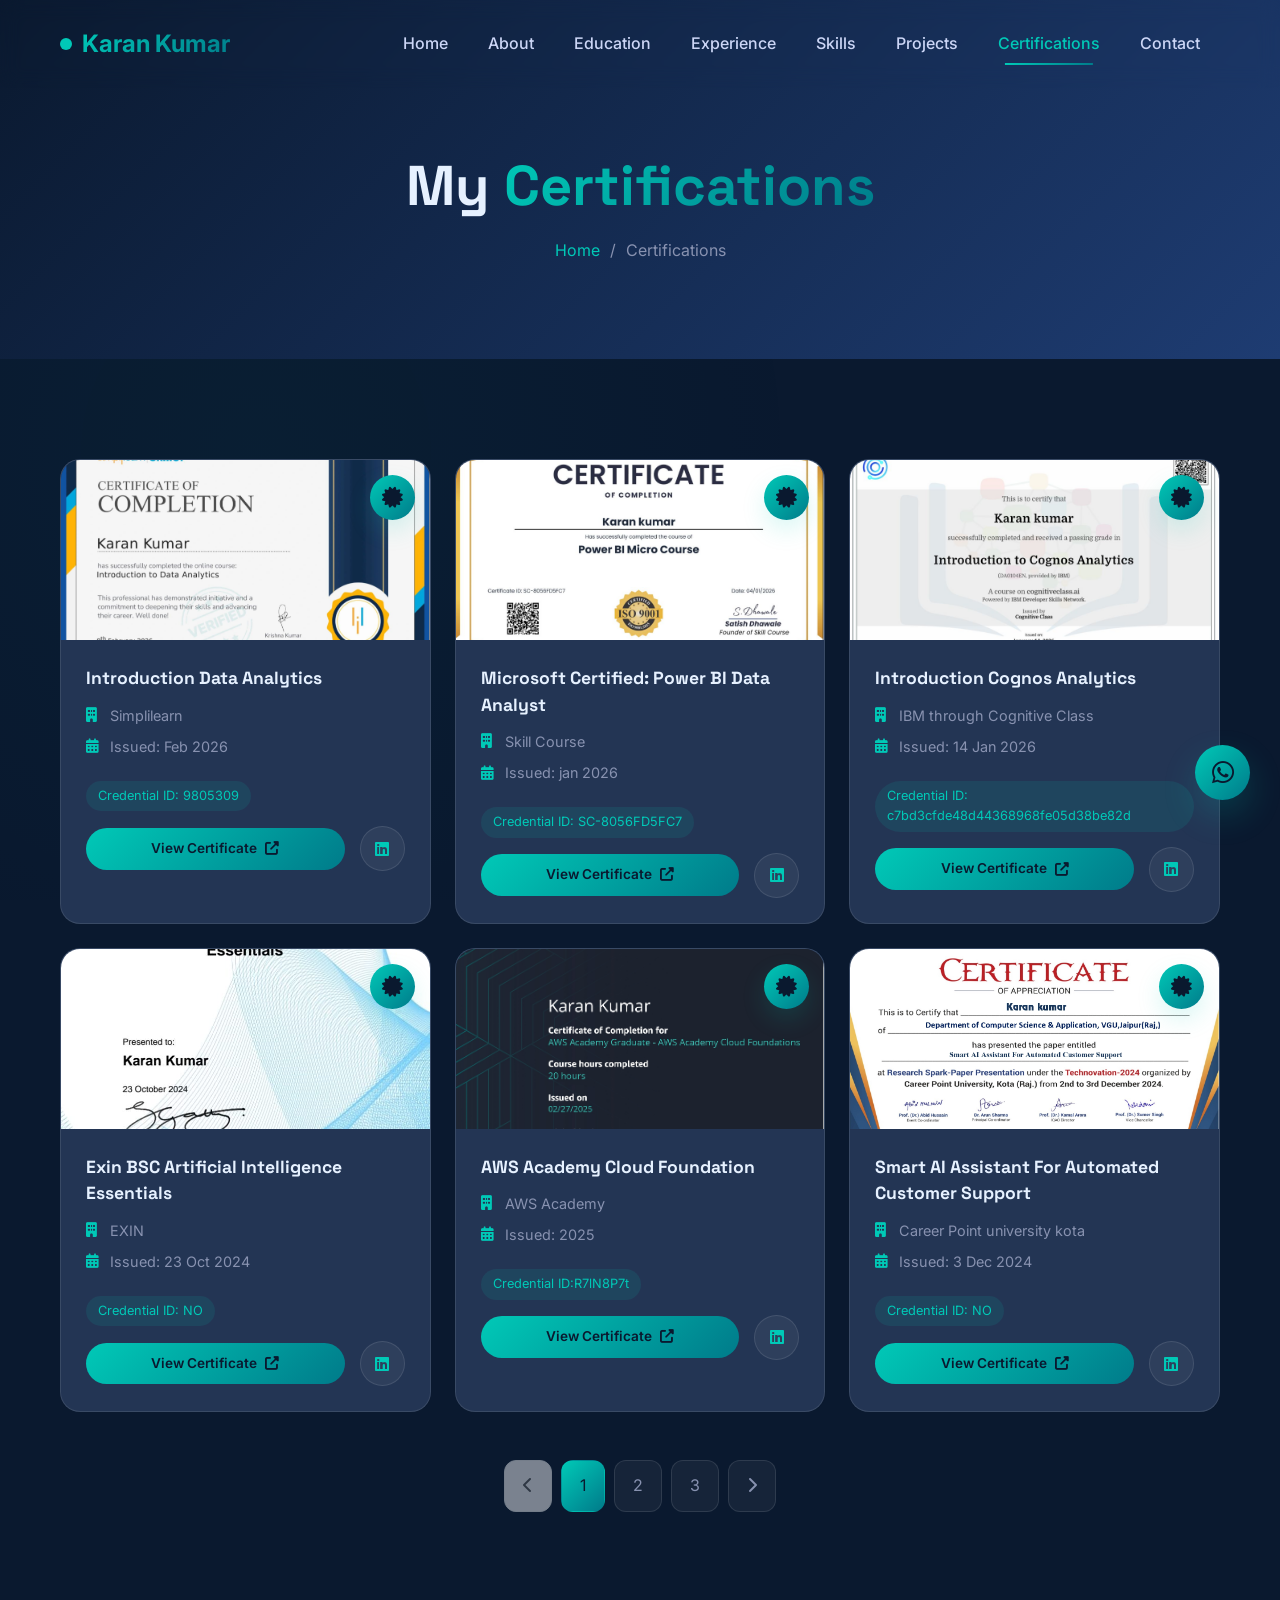
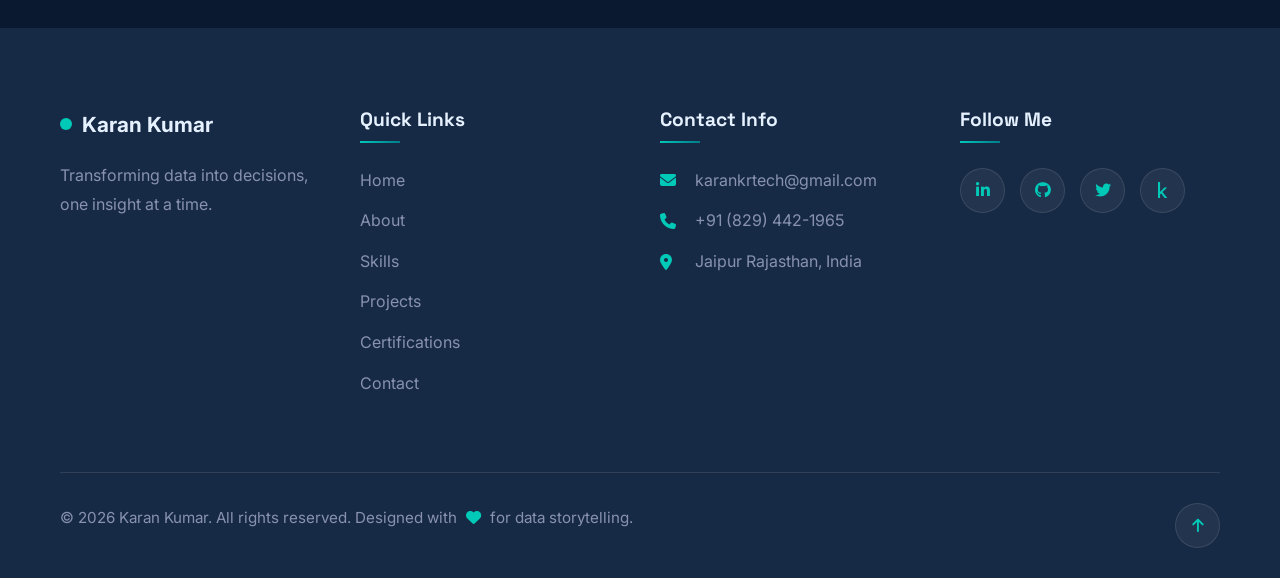
<file: data-analyst-portfolio/certifications.html>
<!DOCTYPE html>
<html lang="en">
<head>
    <meta charset="UTF-8">
    <meta name="viewport" content="width=device-width, initial-scale=1.0">
    <title>Certifications | Karan Kumar - Data Analyst</title>
    
    <!-- Bootstrap 5 CSS -->
    <link href="https://cdn.jsdelivr.net/npm/bootstrap@5.3.0/dist/css/bootstrap.min.css" rel="stylesheet">
    
    <!-- Font Awesome 6 -->
    <link rel="stylesheet" href="https://cdnjs.cloudflare.com/ajax/libs/font-awesome/6.4.0/css/all.min.css">
    
    <!-- Google Fonts -->
    <link href="https://fonts.googleapis.com/css2?family=Inter:wght@300;400;500;600;700;800&family=Space+Grotesk:wght@300;400;500;600;700&display=swap" rel="stylesheet">
    
    <!-- AOS Animation -->
    <link href="https://unpkg.com/aos@2.3.1/dist/aos.css" rel="stylesheet">
    
    <!-- Custom CSS -->
    <link rel="stylesheet" href="style.css">
    <link rel="stylesheet" href="responsive.css">
</head>
<body>
    <!-- PRELOADER -->
    <div class="preloader">
        <div class="loader">
            <div class="loader-circle"></div>
            <div class="loader-text">Loading</div>
        </div>
    </div>

    <!-- NAVBAR -->
    <nav class="navbar navbar-expand-lg fixed-top" id="mainNav">
        <div class="container">
            <a class="navbar-brand" href="index.html">
                <span class="brand-dot"></span>
                <span class="brand-text">Karan Kumar</span>
            </a>
            <button class="navbar-toggler" type="button" data-bs-toggle="collapse" data-bs-target="#navbarNav">
                <span class="navbar-toggler-icon"></span>
            </button>
            <div class="collapse navbar-collapse" id="navbarNav">
                <ul class="navbar-nav ms-auto">
                    <li class="nav-item"><a class="nav-link" href="index.html#home">Home</a></li>
                    <li class="nav-item"><a class="nav-link" href="about.html">About</a></li>
                    <li class="nav-item"><a class="nav-link" href="index.html#education">Education</a></li>
                    <li class="nav-item"><a class="nav-link" href="experience.html">Experience</a></li>
                    <li class="nav-item"><a class="nav-link" href="index.html#skills">Skills</a></li>
                    <li class="nav-item"><a class="nav-link" href="projects.html">Projects</a></li>
                    <li class="nav-item"><a class="nav-link active" href="certifications.html">Certifications</a></li>
                    <li class="nav-item"><a class="nav-link" href="index.html#contact">Contact</a></li>
                </ul>
            </div>
        </div>
    </nav>

    <!-- PAGE HEADER -->
    <section class="page-header">
        <div class="container">
            <h1>My <span class="gradient-text">Certifications</span></h1>
            <div class="breadcrumb">
                <a href="index.html">Home</a> <span>/</span> Certifications
            </div>
        </div>
    </section>

    <!-- ALL CERTIFICATIONS SECTION -->
    <section class="all-certifications">
        <div class="container">
            <div class="row g-4">
                <!-- Certification 1 -->
                <div class="col-lg-4 col-md-6" data-aos="fade-up">
                    <div class="cert-card premium">
                        <div class="cert-image">
                            <img src="./assets/Certifications/Screenshot 2026-06-22 145827.png" alt=" Data Analytics">
                            <div class="cert-badge">
                                <i class="fas fa-certificate"></i>
                            </div>
                        </div>
                        <div class="cert-content">
                            <h3>Introduction Data Analytics</h3>
                            <p class="issuer"><i class="fas fa-building"></i> Simplilearn</p>
                            <p class="date"><i class="fas fa-calendar-alt"></i> Issued: Feb 2026</p>
                            <p class="credential-id">Credential ID: 9805309</p>
                            <div class="cert-footer">
                                <a href="https://www.linkedin.com/posts/karan-kumar-595424287_dataanalytics-professionaldevelopment-upskilling-activity-7426276416960290816-Csij?utm_source=share&utm_medium=member_desktop&rcm=ACoAAEWm4EEBPeW_YkedeUca36TyjvM_eHEplEU" class="btn-cert">View Certificate <i class="fas fa-external-link-alt"></i></a>
                                <a href="https://www.linkedin.com/posts/karan-kumar-595424287_dataanalytics-professionaldevelopment-upskilling-activity-7426276416960290816-Csij?utm_source=share&utm_medium=member_desktop&rcm=ACoAAEWm4EEBPeW_YkedeUca36TyjvM_eHEplEU" class="btn-share"><i class="fab fa-linkedin"></i></a>
                            </div>
                        </div>
                    </div>
                </div>
                
                <!-- Certification 2 -->
                <div class="col-lg-4 col-md-6" data-aos="fade-up" data-aos-delay="100">
                    <div class="cert-card premium">
                        <div class="cert-image">
                            <img src="./assets/Certifications/Screenshot 2026-06-22 145910.png" alt="Microsoft Power BI">
                            <div class="cert-badge">
                                <i class="fas fa-certificate"></i>
                            </div>
                        </div>
                        <div class="cert-content">
                            <h3>Microsoft Certified: Power BI Data Analyst</h3>
                            <p class="issuer"><i class="fas fa-building"></i> Skill Course</p>
                            <p class="date"><i class="fas fa-calendar-alt"></i> Issued: jan 2026</p>
                            <p class="credential-id">Credential ID: SC-8056FD5FC7</p>
                            <div class="cert-footer">
                                <a href="https://www.linkedin.com/posts/karan-kumar-595424287_powerbi-dataanalytics-businessintelligence-activity-7416091169044090880-CvRL?utm_source=share&utm_medium=member_desktop&rcm=ACoAAEWm4EEBPeW_YkedeUca36TyjvM_eHEplEU" class="btn-cert">View Certificate <i class="fas fa-external-link-alt"></i></a>
                                <a href="https://www.linkedin.com/posts/karan-kumar-595424287_powerbi-dataanalytics-businessintelligence-activity-7416091169044090880-CvRL?utm_source=share&utm_medium=member_desktop&rcm=ACoAAEWm4EEBPeW_YkedeUca36TyjvM_eHEplEU" class="btn-share"><i class="fab fa-linkedin"></i></a>
                            </div>
                        </div>
                    </div>
                </div>
                
                <!-- Certification 3 -->
                <div class="col-lg-4 col-md-6" data-aos="fade-up" data-aos-delay="200">
                    <div class="cert-card premium">
                        <div class="cert-image">
                            <img src="./assets/Certifications/Screenshot 2026-06-22 145959.png" alt="Introduction Cognos Analytics">
                            <div class="cert-badge">
                                <i class="fas fa-certificate"></i>
                            </div>
                        </div>
                        <div class="cert-content">
                            <h3>Introduction Cognos Analytics</h3>
                            <p class="issuer"><i class="fas fa-building"></i> IBM through Cognitive Class</p>
                            <p class="date"><i class="fas fa-calendar-alt"></i> Issued: 14 Jan 2026</p>
                            <p class="credential-id">Credential ID: c7bd3cfde48d44368968fe05d38be82d</p>
                            <div class="cert-footer">
                                <a href="https://courses.cognitiveclass.ai/certificates/c7bd3cfde48d44368968fe05d38be82d" class="btn-cert">View Certificate <i class="fas fa-external-link-alt"></i></a>
                                <a href="https://www.linkedin.com/posts/karan-kumar-595424287_dataanalytics-cognosanalytics-ibm-activity-7417148563417116672-HdPw?utm_source=share&utm_medium=member_desktop&rcm=ACoAAEWm4EEBPeW_YkedeUca36TyjvM_eHEplEU" class="btn-share"><i class="fab fa-linkedin"></i></a>
                            </div>
                        </div>
                    </div>
                </div>
                
                <!-- Certification 4 -->
                <div class="col-lg-4 col-md-6" data-aos="fade-up" data-aos-delay="300">
                    <div class="cert-card premium">
                        <div class="cert-image">
                            <img src="./assets/Certifications/WhatsApp Image 2025-06-29 at 12.43.06_6ec0addc.jpg" alt="EXIN">
                            <div class="cert-badge">
                                <i class="fas fa-certificate"></i>
                            </div>
                        </div>
                        <div class="cert-content">
                            <h3>Exin BSC Artificial Intelligence Essentials</h3>
                            <p class="issuer"><i class="fas fa-building"></i> EXIN</p>
                            <p class="date"><i class="fas fa-calendar-alt"></i> Issued: 23 Oct 2024</p>
                            <p class="credential-id">Credential ID: NO</p>
                            <div class="cert-footer">
                                <a href="https://www.linkedin.com/posts/karan-kumar-595424287_artificialintelligence-certification-exin-activity-7260585807336415232-WWtX?utm_source=share&utm_medium=member_desktop&rcm=ACoAAEWm4EEBPeW_YkedeUca36TyjvM_eHEplEU" class="btn-cert">View Certificate <i class="fas fa-external-link-alt"></i></a>
                                <a href="https://www.linkedin.com/posts/karan-kumar-595424287_artificialintelligence-certification-exin-activity-7260585807336415232-WWtX?utm_source=share&utm_medium=member_desktop&rcm=ACoAAEWm4EEBPeW_YkedeUca36TyjvM_eHEplEU" class="btn-share"><i class="fab fa-linkedin"></i></a>
                            </div>
                        </div>
                    </div>
                </div>
                
                <!-- Certification 5 -->
                <div class="col-lg-4 col-md-6" data-aos="fade-up" data-aos-delay="400">
                    <div class="cert-card premium">
                        <div class="cert-image">
                            <img src="./assets/Certifications/aws_page-0001.jpg" alt=" AWS Academy Cloud Foundation">
                            <div class="cert-badge">
                                <i class="fas fa-certificate"></i>
                            </div>
                        </div>
                        <div class="cert-content">
                            <h3> AWS Academy Cloud Foundation</h3>
                            <p class="issuer"><i class="fas fa-building"></i> AWS Academy</p>
                            <p class="date"><i class="fas fa-calendar-alt"></i> Issued:  2025</p>
                            <p class="credential-id">Credential ID:R7lN8P7t</p>
                            <div class="cert-footer">
                                <a href="https://www.credly.com/go/R7lN8P7t" class="btn-cert">View Certificate <i class="fas fa-external-link-alt"></i></a>
                                <a href="https://www.linkedin.com/posts/karan-kumar-595424287_aws-awsacademy-cloudcomputing-activity-7379186460081664000-5_d0?utm_source=share&utm_medium=member_desktop&rcm=ACoAAEWm4EEBPeW_YkedeUca36TyjvM_eHEplEU" class="btn-share"><i class="fab fa-linkedin"></i></a>
                            </div>
                        </div>
                    </div>
                </div>
                
                <!-- Certification 6 -->
                <div class="col-lg-4 col-md-6" data-aos="fade-up" data-aos-delay="500">
                    <div class="cert-card premium">
                        <div class="cert-image">
                            <img src="./assets/Certifications/Career Point university kota- research spark1 karan_page-0001.jpg" alt="research spark1">
                            <div class="cert-badge">
                                <i class="fas fa-certificate"></i>
                            </div>
                        </div>
                        <div class="cert-content">
                            <h3>Smart AI Assistant For Automated Customer Support</h3>
                            <p class="issuer"><i class="fas fa-building"></i> Career Point university kota</p>
                            <p class="date"><i class="fas fa-calendar-alt"></i> Issued: 3 Dec 2024</p>
                            <p class="credential-id">Credential ID: NO</p>
                            <div class="cert-footer">
                                <a href="https://www.linkedin.com/posts/karan-kumar-595424287_ai-innovation-research-activity-7272223934702350336-sGlo?utm_source=share&utm_medium=member_desktop&rcm=ACoAAEWm4EEBPeW_YkedeUca36TyjvM_eHEplEU" class="btn-cert">View Certificate <i class="fas fa-external-link-alt"></i></a>
                                <a href="https://www.linkedin.com/posts/karan-kumar-595424287_ai-innovation-research-activity-7272223934702350336-sGlo?utm_source=share&utm_medium=member_desktop&rcm=ACoAAEWm4EEBPeW_YkedeUca36TyjvM_eHEplEU" class="btn-share"><i class="fab fa-linkedin"></i></a>
                            </div>
                        </div>
                    </div>
                </div>
            </div>
            
            <!-- Pagination -->
            <div class="pagination-wrapper text-center mt-5" data-aos="fade-up">
                <nav aria-label="Certification pagination">
                    <ul class="pagination justify-content-center">
                        <li class="page-item disabled"><a class="page-link" href="#"><i class="fas fa-chevron-left"></i></a></li>
                        <li class="page-item active"><a class="page-link" href="#">1</a></li>
                        <li class="page-item"><a class="page-link" href="#">2</a></li>
                        <li class="page-item"><a class="page-link" href="#">3</a></li>
                        <li class="page-item"><a class="page-link" href="#"><i class="fas fa-chevron-right"></i></a></li>
                    </ul>
                </nav>
            </div>
        </div>
    </section>

    <!-- FOOTER -->
    <footer class="footer">
        <div class="container">
            <div class="footer-content">
                <div class="footer-brand">
                    <a href="index.html" class="footer-logo">
                        <span class="brand-dot"></span>
                        <span>Karan Kumar</span>
                    </a>
                    <p>Transforming data into decisions, one insight at a time.</p>
                </div>
                
                <div class="footer-links">
                    <h4>Quick Links</h4>
                    <ul>
                        <li><a href="index.html#home">Home</a></li>
                        <li><a href="about.html">About</a></li>
                        <li><a href="index.html#skills">Skills</a></li>
                        <li><a href="projects.html">Projects</a></li>
                        <li><a href="certifications.html">Certifications</a></li>
                        <li><a href="index.html#contact">Contact</a></li>
                    </ul>
                </div>
                
                <div class="footer-contact">
                    <h4>Contact Info</h4>
                    <ul>
                        <li><i class="fas fa-envelope"></i> karankrtech@gmail.com</li>
                        <li><i class="fas fa-phone"></i> +91 (829) 442-1965</li>
                        <li><i class="fas fa-map-marker-alt"></i> Jaipur Rajasthan, India</li>
                    </ul>
                </div>
                
                <div class="footer-social">
                    <h4>Follow Me</h4>
                    <div class="social-links">
                        <a href="https://www.linkedin.com/in/karan-kumar-595424287/" class="social-link"><i class="fab fa-linkedin-in"></i></a>
                        <a href="https://github.com/karankrtech-08" class="social-link"><i class="fab fa-github"></i></a>
                        <a href="https://x.com/karankrtech" class="social-link"><i class="fab fa-twitter"></i></a>
                        <a href="https://www.kaggle.com/karankr08" class="social-link"><i class="fab fa-kaggle"></i></a>
                    </div>
                </div>
            </div>
            
            <div class="footer-bottom">
                <p>&copy; 2026 Karan Kumar. All rights reserved. Designed with <i class="fas fa-heart"></i> for data storytelling.</p>
                <a href="#top" class="back-to-top">
                    <i class="fas fa-arrow-up"></i>
                </a>
            </div>
        </div>
    </footer>

    <!-- FLOATING BUTTONS -->
    <a href="https://wa.me/8294421965" class="whatsapp-float" target="_blank">
        <i class="fab fa-whatsapp"></i>
        <span>Chat on WhatsApp</span>
    </a>
    
    <a href="#" id="scrollToTop" class="scroll-top">
        <i class="fas fa-arrow-up"></i>
    </a>

    <script src="https://cdn.jsdelivr.net/npm/bootstrap@5.3.0/dist/js/bootstrap.bundle.min.js"></script>
    <script src="https://unpkg.com/aos@2.3.1/dist/aos.js"></script>
    <script src="script.js"></script>
</body>
</html>
</file>
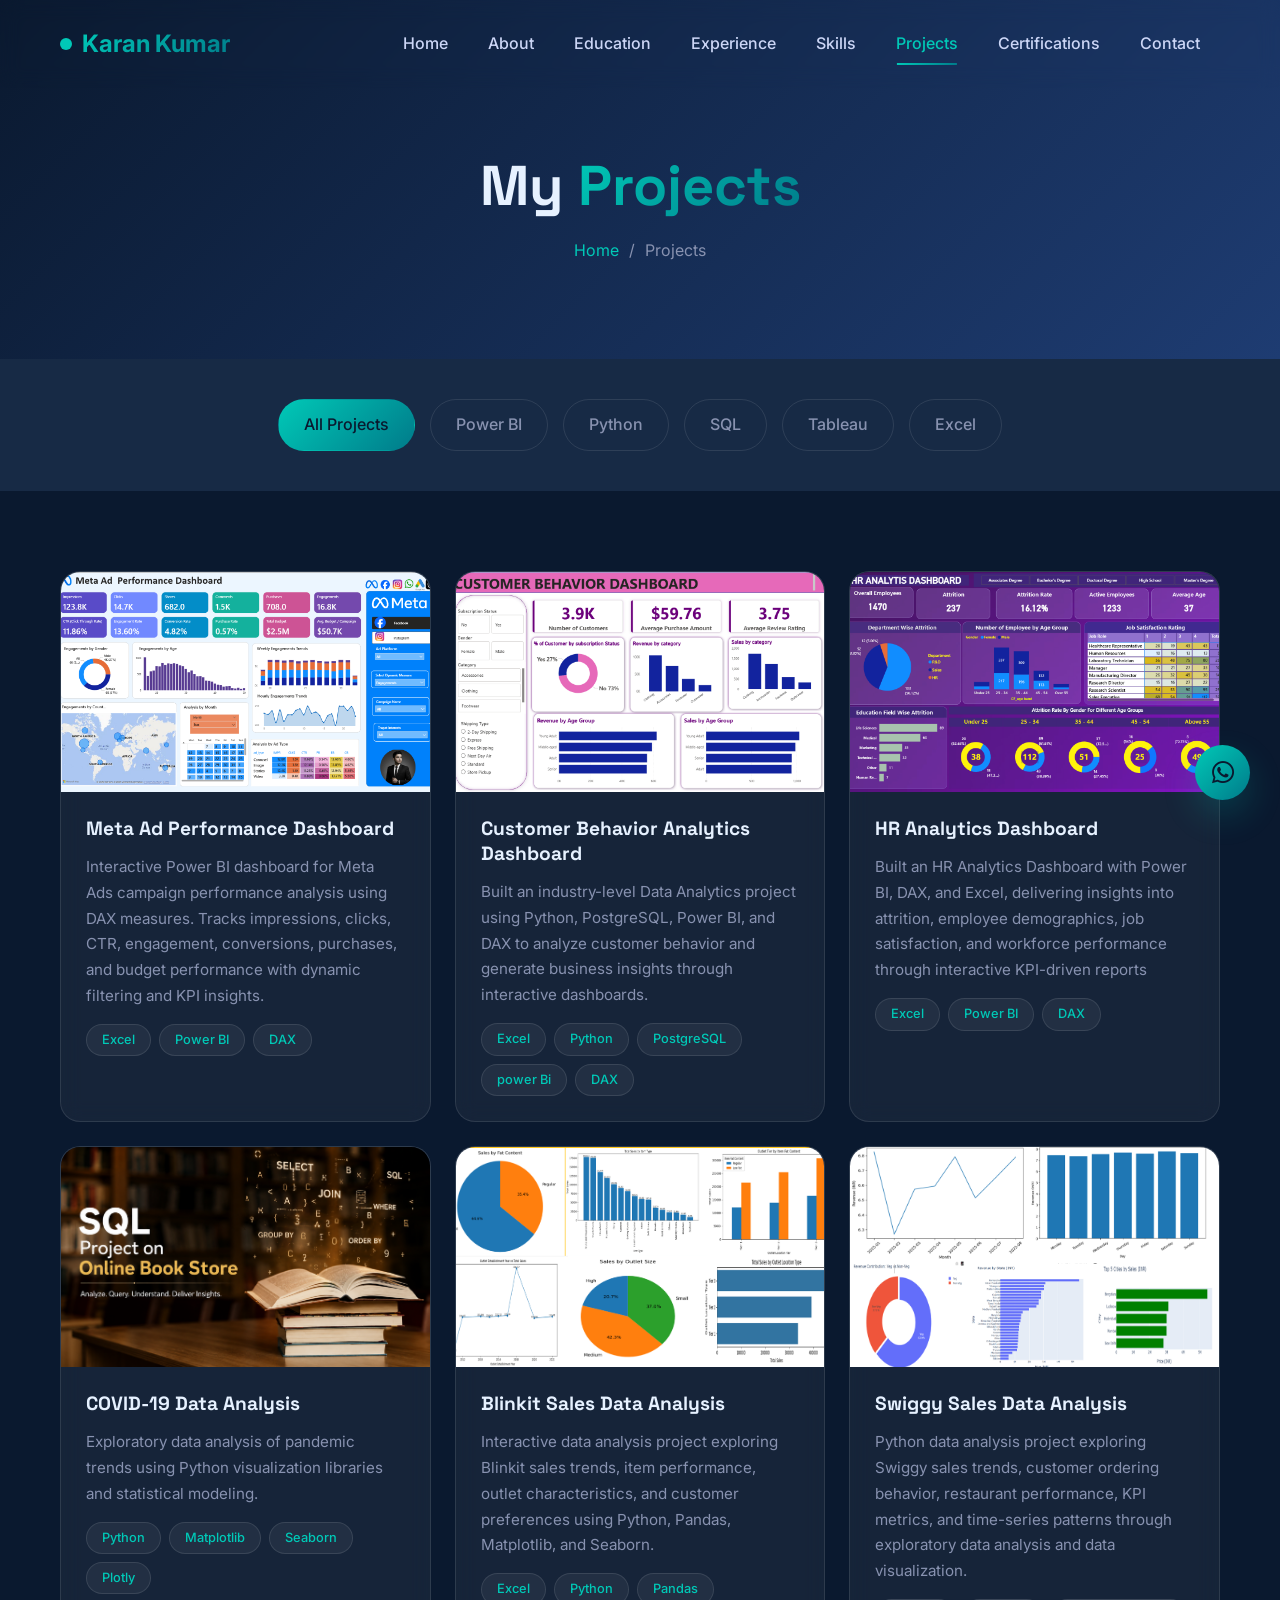
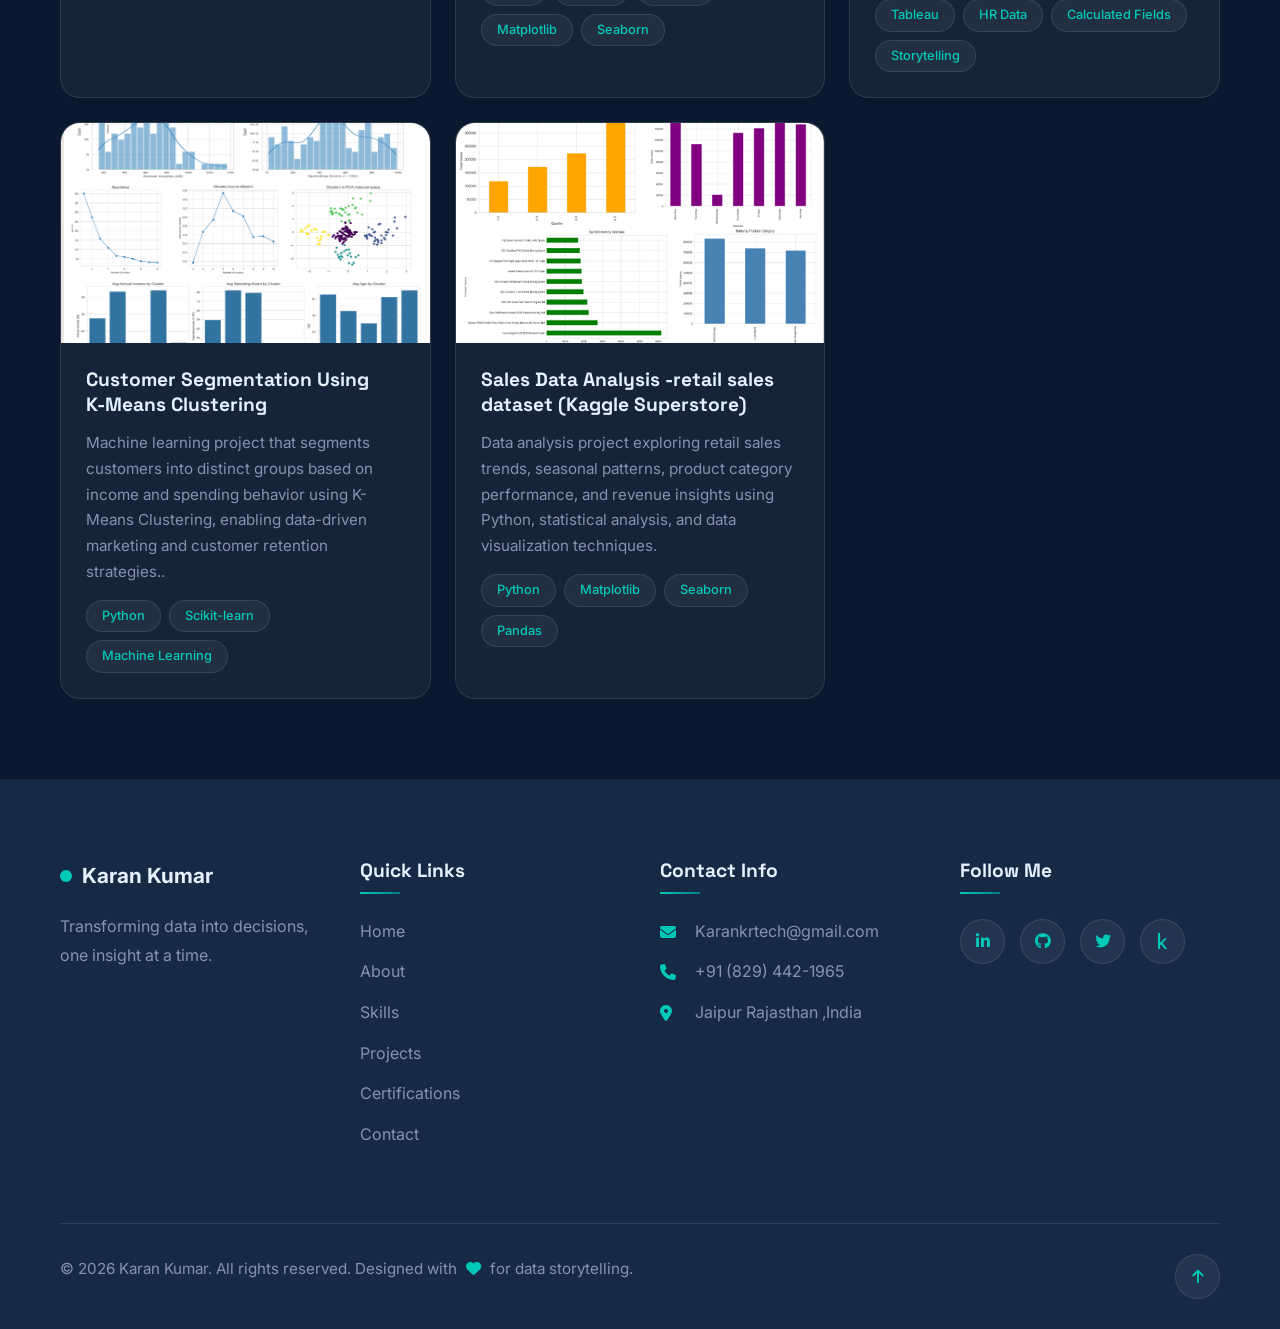
<file: data-analyst-portfolio/projects.html>
<!DOCTYPE html>
<html lang="en">
<head>
    <meta charset="UTF-8">
    <meta name="viewport" content="width=device-width, initial-scale=1.0">
    <title>Projects | Karan Kumar - Data Analyst</title>
    
    <!-- Bootstrap 5 CSS -->
    <link href="https://cdn.jsdelivr.net/npm/bootstrap@5.3.0/dist/css/bootstrap.min.css" rel="stylesheet">
    
    <!-- Font Awesome 6 -->
    <link rel="stylesheet" href="https://cdnjs.cloudflare.com/ajax/libs/font-awesome/6.4.0/css/all.min.css">
    
    <!-- Google Fonts -->
    <link href="https://fonts.googleapis.com/css2?family=Inter:wght@300;400;500;600;700;800&family=Space+Grotesk:wght@300;400;500;600;700&display=swap" rel="stylesheet">
    
    <!-- AOS Animation -->
    <link href="https://unpkg.com/aos@2.3.1/dist/aos.css" rel="stylesheet">
    
    <!-- Custom CSS -->
    <link rel="stylesheet" href="style.css">
    <link rel="stylesheet" href="responsive.css">
</head>
<body>
    <!-- PRELOADER -->
    <div class="preloader">
        <div class="loader">
            <div class="loader-circle"></div>
            <div class="loader-text">Loading</div>
        </div>
    </div>

    <!-- NAVBAR -->
    <nav class="navbar navbar-expand-lg fixed-top" id="mainNav">
        <div class="container">
            <a class="navbar-brand" href="index.html">
                <span class="brand-dot"></span>
                <span class="brand-text">Karan Kumar</span>
            </a>
            <button class="navbar-toggler" type="button" data-bs-toggle="collapse" data-bs-target="#navbarNav">
                <span class="navbar-toggler-icon"></span>
            </button>
            <div class="collapse navbar-collapse" id="navbarNav">
                <ul class="navbar-nav ms-auto">
                    <li class="nav-item"><a class="nav-link" href="index.html#home">Home</a></li>
                    <li class="nav-item"><a class="nav-link" href="about.html">About</a></li>
                    <li class="nav-item"><a class="nav-link" href="index.html#education">Education</a></li>
                    <li class="nav-item"><a class="nav-link" href="experience.html">Experience</a></li>
                    <li class="nav-item"><a class="nav-link" href="index.html#skills">Skills</a></li>
                    <li class="nav-item"><a class="nav-link active" href="projects.html">Projects</a></li>
                    <li class="nav-item"><a class="nav-link" href="certifications.html">Certifications</a></li>
                    <li class="nav-item"><a class="nav-link" href="index.html#contact">Contact</a></li>
                </ul>
            </div>
        </div>
    </nav>

    <!-- PAGE HEADER -->
    <section class="page-header">
        <div class="container">
            <h1>My <span class="gradient-text">Projects</span></h1>
            <div class="breadcrumb">
                <a href="index.html">Home</a> <span>/</span> Projects
            </div>
        </div>
    </section>

    <!-- FILTER SECTION -->
    <section class="project-filters">
        <div class="container">
            <div class="filter-buttons" data-aos="fade-up">
                <button class="filter-btn active" data-filter="all">All Projects</button>
                <button class="filter-btn" data-filter="powerbi">Power BI</button>
                <button class="filter-btn" data-filter="python">Python</button>
                <button class="filter-btn" data-filter="sql">SQL</button>
                <button class="filter-btn" data-filter="tableau">Tableau</button>
                <button class="filter-btn" data-filter="excel">Excel</button>
            </div>
        </div>
    </section>

    <!-- ALL PROJECTS SECTION -->
    <section class="all-projects">
        <div class="container">
            <div class="row g-4" id="projectsContainer">
                <!-- Project 1 - Power BI -->
                <div class="col-lg-4 col-md-6 project-item" data-category="powerbi" data-aos="zoom-in">
                    <div class="project-card">
                        <div class="project-image">
                            <img src="./assets/Projects/Meta Ad performance.png" alt="Sales Dashboard">
                            <div class="project-overlay">
                                <div class="project-links">
                                    <a href="https://www.linkedin.com/posts/karan-kumar-595424287_powerbi-metaads-dataanalytics-activity-7448635913666080769-uIFS?utm_source=share&utm_medium=member_desktop&rcm=ACoAAEWm4EEBPeW_YkedeUca36TyjvM_eHEplEU" class="project-link"><i class="fas fa-external-link-alt"></i></a>
                                    <a href="https://github.com/karankrtech-08/Meta-Ad-Performance-Analysis" class="project-link"><i class="fab fa-github"></i></a>
                                </div>
                            </div>
                        </div>
                        <div class="project-content">
                            <h3>Meta Ad Performance Dashboard</h3>
                            <p>Interactive Power BI dashboard for Meta Ads campaign performance analysis using DAX measures. Tracks impressions, clicks, CTR, engagement, conversions, purchases, and budget performance with dynamic filtering and KPI insights.</p>
                            <div class="project-tech">
                                <span>Excel</span>
                                <span>Power BI</span>
                                <span>DAX</span>
                            </div>
                        </div>
                    </div>
                </div>
                
                <!-- Project 2 - Power Bi -->
                <div class="col-lg-4 col-md-6 project-item" data-category="python" data-aos="zoom-in" data-aos-delay="100">
                    <div class="project-card">
                        <div class="project-image">
                            <img src="./assets/Projects/Project 1 Customer behavoir Dashbard.png" alt="Customer Behavior Analytics Dashboard">
                            <div class="project-overlay">
                                <div class="project-links">
                                    <a href="https://www.linkedin.com/posts/karan-kumar-595424287_dataanalytics-python-sql-activity-7457120192792379392-1Rxn?utm_source=share&utm_medium=member_desktop&rcm=ACoAAEWm4EEBPeW_YkedeUca36TyjvM_eHEplEU" class="project-link"><i class="fas fa-external-link-alt"></i></a>
                                    <a href="https://github.com/karankrtech-08/-Customer-Shopping-Behavior-Analysis" class="project-link"><i class="fab fa-github"></i></a>
                                </div>
                            </div>
                        </div>
                        <div class="project-content">
                            <h3>Customer Behavior Analytics Dashboard</h3>
                            <p>Built an industry-level Data Analytics project using Python, PostgreSQL, Power BI, and DAX to analyze customer behavior and generate business insights through interactive dashboards.</p>
                            <div class="project-tech">
                                <span>Excel</span>
                                <span>Python</span>
                                <span>PostgreSQL</span>
                                <span>power Bi</span>
                                <span>DAX</span>
                            </div>
                        </div>
                    </div>
                </div>
                
                <!-- Project 3 - PowerBi -->
                <div class="col-lg-4 col-md-6 project-item" data-category="sql" data-aos="zoom-in" data-aos-delay="200">
                    <div class="project-card">
                        <div class="project-image">
                            <img src="./assets/Projects/HR  Analytics Dashboard.png" alt="HR Analytics Dashboard">
                            <div class="project-overlay">
                                <div class="project-links">
                                    <a href="#" class="project-link"><i class="fas fa-external-link-alt"></i></a>
                                    <a href="#" class="project-link"><i class="fab fa-github"></i></a>
                                </div>
                            </div>
                        </div>
                        <div class="project-content">
                            <h3>HR Analytics Dashboard</h3>
                            <p>Built an HR Analytics Dashboard with Power BI, DAX, and Excel, delivering insights into attrition, employee demographics, job satisfaction, and workforce performance through interactive KPI-driven reports</p>
                            <div class="project-tech">
                                <span>Excel</span>
                                <span>Power BI</span>
                                <span>DAX</span>
                            </div>
                        </div>
                    </div>
                </div>
                
                <!-- Project 4 - SQL -->
                <div class="col-lg-4 col-md-6 project-item" data-category="python" data-aos="zoom-in" data-aos-delay="300">
                    <div class="project-card">
                        <div class="project-image">
                            <img src="./assets/Projects/postgre sql project.png" alt="COVID-19 Analysis">
                            <div class="project-overlay">
                                <div class="project-links">
                                    <a href="#" class="project-link"><i class="fas fa-external-link-alt"></i></a>
                                    <a href="#" class="project-link"><i class="fab fa-github"></i></a>
                                </div>
                            </div>
                        </div>
                        <div class="project-content">
                            <h3>COVID-19 Data Analysis</h3>
                            <p>Exploratory data analysis of pandemic trends using Python visualization libraries and statistical modeling.</p>
                            <div class="project-tech">
                                <span>Python</span>
                                <span>Matplotlib</span>
                                <span>Seaborn</span>
                                <span>Plotly</span>
                            </div>
                        </div>
                    </div>
                </div>
                
                <!-- Project 5 - Python -->
                <div class="col-lg-4 col-md-6 project-item" data-category="excel" data-aos="zoom-in" data-aos-delay="400">
                    <div class="project-card">
                        <div class="project-image">
                            <img src="./assets/Projects/BilnkIT.png" alt="Blinkit Sales Data Analysis">
                            <div class="project-overlay">
                                <div class="project-links">
                                    <a href="https://www.linkedin.com/posts/karan-kumar-595424287_blinkit-sales-data-analysis-python-activity-7436088134662254592-gc97?utm_source=share&utm_medium=member_desktop&rcm=ACoAAEWm4EEBPeW_YkedeUca36TyjvM_eHEplEU" class="project-link"><i class="fas fa-external-link-alt"></i></a>
                                    <a href="https://github.com/karankrtech-08/blinkit-data-analysis-python" class="project-link"><i class="fab fa-github"></i></a>
                                </div>
                            </div>
                        </div>
                        <div class="project-content">
                            <h3>Blinkit Sales Data Analysis</h3>
                            <p>Interactive data analysis project exploring Blinkit sales trends, item performance, outlet characteristics, and customer preferences using Python, Pandas, Matplotlib, and Seaborn.</p>
                            <div class="project-tech">
                                <span>Excel</span>
                                <span>Python</span>
                                <span>Pandas</span>
                                <span>Matplotlib</span>
                                <span>Seaborn</span>
                                
                            </div>
                        </div>
                    </div>
                </div>
                
                <!-- Project 6 - Python -->
                <div class="col-lg-4 col-md-6 project-item" data-category="tableau" data-aos="zoom-in" data-aos-delay="500">
                    <div class="project-card">
                        <div class="project-image">
                            <img src="./assets/Projects/swaggi.png" alt="Swiggy Sales Data Analysis">
                            <div class="project-overlay">
                                <div class="project-links">
                                    <a href="https://www.linkedin.com/posts/karan-kumar-595424287_dataanalytics-python-businessanalytics-activity-7433034809125326848-sA9U?utm_source=share&utm_medium=member_desktop&rcm=ACoAAEWm4EEBPeW_YkedeUca36TyjvM_eHEplEU" class="project-link"><i class="fas fa-external-link-alt"></i></a>
                                    <a href="https://github.com/karankrtech-08/swiggy-sales-analysis-python" class="project-link"><i class="fab fa-github"></i></a>
                                </div>
                            </div>
                        </div>
                        <div class="project-content">
                            <h3>Swiggy Sales Data Analysis</h3>
                            <p>Python data analysis project exploring Swiggy sales trends, customer ordering behavior, restaurant performance, KPI metrics, and time-series patterns through exploratory data analysis and data visualization.</p>
                            <div class="project-tech">
                                <span>Tableau</span>
                                <span>HR Data</span>
                                <span>Calculated Fields</span>
                                <span>Storytelling</span>
                            </div>
                        </div>
                    </div>
                </div>
                
                <!-- Project 7 - Python -->
                <div class="col-lg-4 col-md-6 project-item" data-category="powerbi" data-aos="zoom-in" data-aos-delay="600">
                    <div class="project-card">
                        <div class="project-image">
                            <img src="./assets/Projects/segment.png" alt="Customer Segmentation Using K‑Means Clustering">
                            <div class="project-overlay">
                                <div class="project-links">
                                    <a href="#https://www.linkedin.com/posts/karan-kumar-595424287_interninfobyte-customersegmentation-machinelearning-activity-7443206538913103872-V-a8?utm_source=share&utm_medium=member_desktop&rcm=ACoAAEWm4EEBPeW_YkedeUca36TyjvM_eHEplEU" class="project-link"><i class="fas fa-external-link-alt"></i></a>
                                    <a href="https://github.com/karankrtech-08/INIB_DA_2.Customer-Segmentation-KMeans" class="project-link"><i class="fab fa-github"></i></a>
                                </div>
                            </div>
                        </div>
                        <div class="project-content">
                            <h3>Customer Segmentation Using K‑Means Clustering</h3>
                            <p>Machine learning project that segments customers into distinct groups based on income and spending behavior using K-Means Clustering, enabling data-driven marketing and customer retention strategies..</p>
                            <div class="project-tech">
                                <span>Python</span>
                                <span>Scikit-learn</span>
                                <span>Machine Learning</span>
                            
                            </div>
                        </div>
                    </div>
                </div>
                
                <!-- Project 8 - Python -->
                <div class="col-lg-4 col-md-6 project-item" data-category="python" data-aos="zoom-in" data-aos-delay="700">
                    <div class="project-card">
                        <div class="project-image">
                            <img src="./assets/Projects/Sales.png" alt="Sales Data Analysis">
                            <div class="project-overlay">
                                <div class="project-links">
                                    <a href="https://www.linkedin.com/posts/karan-kumar-595424287_interninfobyte-dataanalysis-python-activity-7442200284086333441-Ws9g?utm_source=share&utm_medium=member_desktop&rcm=ACoAAEWm4EEBPeW_YkedeUca36TyjvM_eHEplEU" class="project-link"><i class="fas fa-external-link-alt"></i></a>
                                    <a href="https://github.com/karankrtech-08/-INIB_DA_1.SALES-DATA-ANALYSIS" class="project-link"><i class="fab fa-github"></i></a>
                                </div>
                            </div>
                        </div>
                        <div class="project-content">
                            <h3>Sales Data Analysis -retail sales dataset (Kaggle Superstore)</h3>
                            <p>Data analysis project exploring retail sales trends, seasonal patterns, product category performance, and revenue insights using Python, statistical analysis, and data visualization techniques.</p>
                            <div class="project-tech">
                                <span>Python</span>
                                <span>Matplotlib</span>
                                <span>Seaborn</span>
                                <span>Pandas</span>
                            </div>
                        </div>
                    </div>
                </div>
            </div>
        </div>
    </section>

    <!-- FOOTER -->
    <footer class="footer">
        <div class="container">
            <div class="footer-content">
                <div class="footer-brand">
                    <a href="index.html" class="footer-logo">
                        <span class="brand-dot"></span>
                        <span>Karan Kumar</span>
                    </a>
                    <p>Transforming data into decisions, one insight at a time.</p>
                </div>
                
                <div class="footer-links">
                    <h4>Quick Links</h4>
                    <ul>
                        <li><a href="index.html#home">Home</a></li>
                        <li><a href="about.html">About</a></li>
                        <li><a href="index.html#skills">Skills</a></li>
                        <li><a href="projects.html">Projects</a></li>
                        <li><a href="certifications.html">Certifications</a></li>
                        <li><a href="index.html#contact">Contact</a></li>
                    </ul>
                </div>
                
                <div class="footer-contact">
                    <h4>Contact Info</h4>
                    <ul>
                        <li><i class="fas fa-envelope"></i>Karankrtech@gmail.com</li>
                        <li><i class="fas fa-phone"></i> +91 (829) 442-1965</li>
                        <li><i class="fas fa-map-marker-alt"></i> Jaipur Rajasthan ,India</li>
                    </ul>
                </div>
                
                <div class="footer-social">
                    <h4>Follow Me</h4>
                    <div class="social-links">
                        <a href="#" class="social-link"><i class="fab fa-linkedin-in"></i></a>
                        <a href="#" class="social-link"><i class="fab fa-github"></i></a>
                        <a href="#" class="social-link"><i class="fab fa-twitter"></i></a>
                        <a href="#" class="social-link"><i class="fab fa-kaggle"></i></a>
                    </div>
                </div>
            </div>
            
            <div class="footer-bottom">
                <p>&copy; 2026 Karan Kumar. All rights reserved. Designed with <i class="fas fa-heart"></i> for data storytelling.</p>
                <a href="#top" class="back-to-top">
                    <i class="fas fa-arrow-up"></i>
                </a>
            </div>
        </div>
    </footer>

    <!-- FLOATING BUTTONS -->
    <a href="https://wa.me/15551234567" class="whatsapp-float" target="_blank">
        <i class="fab fa-whatsapp"></i>
        <span>Chat on WhatsApp</span>
    </a>
    
    <a href="#" id="scrollToTop" class="scroll-top">
        <i class="fas fa-arrow-up"></i>
    </a>

    <script src="https://cdn.jsdelivr.net/npm/bootstrap@5.3.0/dist/js/bootstrap.bundle.min.js"></script>
    <script src="https://unpkg.com/aos@2.3.1/dist/aos.js"></script>
    <script src="script.js"></script>
</body>
</html>
</file>
<file: data-analyst-portfolio/style.css>
/* ===== style.css - Premium Data Analyst Portfolio ===== */
:root {
    /* Premium Color Palette - Dark Theme with Teal Accent */
    --primary: #00c9b7;
    --primary-dark: #007b8a;
    --primary-light: #6affe2;
    --secondary: #1e3c72;
    --accent: #64ffda;
    
    --dark: #0a192f;
    --dark-light: #172a45;
    --dark-lighter: #233554;
    --gray: #8892b0;
    --gray-light: #ccd6f6;
    --white: #e6f1ff;
    
    /* Gradients */
    --gradient-primary: linear-gradient(135deg, #00c9b7 0%, #007b8a 100%);
    --gradient-dark: linear-gradient(135deg, #0a192f 0%, #1e3c72 100%);
    
    /* Shadows */
    --shadow-sm: 0 5px 15px rgba(0, 201, 183, 0.1);
    --shadow-md: 0 10px 25px rgba(0, 201, 183, 0.15);
    --shadow-lg: 0 15px 35px rgba(0, 201, 183, 0.2);
    --shadow-xl: 0 20px 45px rgba(0, 201, 183, 0.25);
    
    /* Glassmorphism */
    --glass-bg: rgba(255, 255, 255, 0.05);
    --glass-border: rgba(255, 255, 255, 0.1);
    --glass-shadow: 0 8px 32px 0 rgba(31, 38, 135, 0.37);
    
    /* Border Radius */
    --radius-sm: 8px;
    --radius-md: 12px;
    --radius-lg: 20px;
    --radius-xl: 30px;
    --radius-full: 9999px;
    
    /* Typography */
    --font-primary: 'Inter', sans-serif;
    --font-secondary: 'Space Grotesk', sans-serif;
    
    /* Transitions */
    --transition-fast: 0.2s cubic-bezier(0.4, 0, 0.2, 1);
    --transition-normal: 0.3s cubic-bezier(0.4, 0, 0.2, 1);
    --transition-slow: 0.5s cubic-bezier(0.4, 0, 0.2, 1);
}

/* ===== RESET & BASE ===== */
* {
    margin: 0;
    padding: 0;
    box-sizing: border-box;
}

html {
    scroll-behavior: smooth;
    font-size: 16px;
}

body {
    font-family: var(--font-primary);
    color: var(--white);
    background-color: var(--dark);
    line-height: 1.6;
    overflow-x: hidden;
}

body::before {
    content: '';
    position: fixed;
    top: 0;
    left: 0;
    width: 100%;
    height: 100%;
    background: radial-gradient(circle at 20% 50%, rgba(0, 201, 183, 0.03) 0%, transparent 50%);
    pointer-events: none;
    z-index: -1;
}

h1, h2, h3, h4, h5, h6 {
    font-family: var(--font-secondary);
    font-weight: 700;
    line-height: 1.3;
    color: var(--white);
}

a {
    text-decoration: none;
    color: inherit;
    transition: color var(--transition-fast);
}

ul {
    list-style: none;
    padding-left: 0;
}

img {
    max-width: 100%;
    height: auto;
    display: block;
}

.container {
    max-width: 1200px;
    margin: 0 auto;
    padding: 0 20px;
}

/* ===== PRELOADER ===== */
.preloader {
    position: fixed;
    top: 0;
    left: 0;
    width: 100%;
    height: 100%;
    background: var(--dark);
    display: flex;
    justify-content: center;
    align-items: center;
    z-index: 9999;
    transition: opacity 0.5s ease, visibility 0.5s ease;
}

.preloader.loaded {
    opacity: 0;
    visibility: hidden;
}

.loader {
    position: relative;
    width: 100px;
    height: 100px;
}

.loader-circle {
    width: 100%;
    height: 100%;
    border: 3px solid transparent;
    border-top-color: var(--primary);
    border-right-color: var(--primary-light);
    border-bottom-color: var(--primary-dark);
    border-radius: 50%;
    animation: spin 1s linear infinite;
}

.loader-text {
    position: absolute;
    top: 50%;
    left: 50%;
    transform: translate(-50%, -50%);
    color: var(--primary);
    font-size: 0.9rem;
    letter-spacing: 2px;
    animation: pulse 1.5s ease-in-out infinite;
}

@keyframes spin {
    to { transform: rotate(360deg); }
}

@keyframes pulse {
    0%, 100% { opacity: 0.6; }
    50% { opacity: 1; }
}

/* ===== NAVBAR ===== */
.navbar {
    padding: 20px 0;
    background: transparent;
    transition: all var(--transition-normal);
    backdrop-filter: blur(10px);
}

.navbar.scrolled {
    padding: 15px 0;
    background: rgba(10, 25, 47, 0.95);
    box-shadow: var(--shadow-md);
}

.navbar-brand {
    display: flex;
    align-items: center;
    gap: 10px;
    font-size: 1.5rem;
    font-weight: 700;
}

.brand-dot {
    width: 12px;
    height: 12px;
    background: var(--primary);
    border-radius: 50%;
    animation: pulse 2s infinite;
}

.brand-text {
    background: var(--gradient-primary);
    -webkit-background-clip: text;
    -webkit-text-fill-color: transparent;
}

.navbar-nav .nav-link {
    color: var(--gray-light) !important;
    font-weight: 500;
    margin: 0 8px;
    padding: 8px 12px !important;
    position: relative;
    transition: color var(--transition-fast);
}

.navbar-nav .nav-link:hover,
.navbar-nav .nav-link.active {
    color: var(--primary) !important;
}

.navbar-nav .nav-link::after {
    content: '';
    position: absolute;
    bottom: 0;
    left: 50%;
    transform: translateX(-50%);
    width: 0;
    height: 2px;
    background: var(--gradient-primary);
    transition: width var(--transition-normal);
}

.navbar-nav .nav-link:hover::after,
.navbar-nav .nav-link.active::after {
    width: 70%;
}

/* ===== BUTTONS ===== */
.btn {
    display: inline-flex;
    align-items: center;
    justify-content: center;
    gap: 10px;
    padding: 14px 32px;
    font-weight: 600;
    border-radius: var(--radius-full);
    transition: all var(--transition-normal);
    border: none;
    cursor: pointer;
    font-size: 1rem;
    position: relative;
    overflow: hidden;
}

.btn::before {
    content: '';
    position: absolute;
    top: 50%;
    left: 50%;
    width: 0;
    height: 0;
    border-radius: 50%;
    background: rgba(255, 255, 255, 0.3);
    transform: translate(-50%, -50%);
    transition: width 0.6s, height 0.6s;
}

.btn:hover::before {
    width: 300px;
    height: 300px;
}

.btn-primary {
    background: var(--gradient-primary);
    color: var(--dark);
    box-shadow: 0 8px 20px rgba(0, 201, 183, 0.3);
}

.btn-primary:hover {
    transform: translateY(-3px);
    box-shadow: 0 15px 30px rgba(0, 201, 183, 0.4);
}

.btn-outline {
    background: transparent;
    color: var(--primary);
    border: 2px solid var(--primary);
    box-shadow: none;
}

.btn-outline:hover {
    background: var(--primary);
    color: var(--dark);
    transform: translateY(-3px);
}

/* ===== HERO SECTION ===== */
.hero-section {
    min-height: 100vh;
    display: flex;
    align-items: center;
    background: var(--dark);
    position: relative;
    overflow: hidden;
    padding: 100px 0;
}

.hero-section::before {
    content: '';
    position: absolute;
    top: -50%;
    right: -50%;
    width: 100%;
    height: 100%;
    background: radial-gradient(circle, rgba(0, 201, 183, 0.1) 0%, transparent 70%);
    animation: rotate 30s linear infinite;
}

@keyframes rotate {
    from { transform: rotate(0deg); }
    to { transform: rotate(360deg); }
}

.hero-badge {
    margin-bottom: 30px;
}

.badge-pill {
    display: inline-block;
    padding: 8px 20px;
    background: var(--glass-bg);
    border: 1px solid var(--glass-border);
    backdrop-filter: blur(10px);
    border-radius: var(--radius-full);
    color: var(--primary);
    font-size: 0.9rem;
    font-weight: 500;
    letter-spacing: 1px;
}

.hero-title {
    font-size: 4.2rem;
    font-weight: 800;
    margin-bottom: 20px;
    line-height: 1.2;
}

.gradient-text {
    background: var(--gradient-primary);
    -webkit-background-clip: text;
    -webkit-text-fill-color: transparent;
    display: inline-block;
}

.hero-typing {
    font-size: 2rem;
    font-weight: 600;
    margin-bottom: 30px;
    min-height: 80px;
    display: flex;
    align-items: center;
}

.static-text {
    color: var(--gray);
    margin-right: 10px;
}

.typed-text {
    color: var(--primary);
}

.cursor {
    display: inline-block;
    width: 3px;
    background-color: var(--primary);
    animation: blink 1s infinite;
}

@keyframes blink {
    0%, 100% { opacity: 1; }
    50% { opacity: 0; }
}

.hero-description {
    font-size: 1.2rem;
    color: var(--gray);
    margin-bottom: 40px;
    max-width: 600px;
    line-height: 1.8;
}

.hero-buttons {
    display: flex;
    gap: 20px;
    margin-bottom: 40px;
    flex-wrap: wrap;
}

.hero-social {
    display: flex;
    gap: 15px;
}

.social-icon {
    width: 50px;
    height: 50px;
    background: var(--glass-bg);
    border: 1px solid var(--glass-border);
    border-radius: 50%;
    display: flex;
    align-items: center;
    justify-content: center;
    color: var(--primary);
    font-size: 1.2rem;
    transition: all var(--transition-normal);
}

.social-icon:hover {
    background: var(--primary);
    color: var(--dark);
    transform: translateY(-5px);
}

.hero-image-wrapper {
    position: relative;
    width: 100%;
    max-width: 450px;
    margin: 0 auto;
}

.hero-image {
    width: 100%;
    border-radius: 40% 60% 70% 30% / 40% 50% 60% 50%;
    border: 3px solid var(--primary);
    box-shadow: var(--shadow-xl);
    animation: morphing 8s infinite;
}

@keyframes morphing {
    0% { border-radius: 40% 60% 70% 30% / 40% 50% 60% 50%; }
    50% { border-radius: 60% 40% 30% 70% / 60% 30% 70% 40%; }
    100% { border-radius: 40% 60% 70% 30% / 40% 50% 60% 50%; }
}

.hero-image-glow {
    position: absolute;
    top: -20px;
    left: -20px;
    right: -20px;
    bottom: -20px;
    background: var(--gradient-primary);
    filter: blur(40px);
    opacity: 0.3;
    border-radius: 50%;
    z-index: -1;
    animation: glowPulse 3s infinite;
}

@keyframes glowPulse {
    0%, 100% { opacity: 0.3; transform: scale(1); }
    50% { opacity: 0.5; transform: scale(1.1); }
}

.floating-card {
    position: absolute;
    background: var(--glass-bg);
    backdrop-filter: blur(10px);
    border: 1px solid var(--glass-border);
    border-radius: var(--radius-lg);
    padding: 15px 25px;
    display: flex;
    align-items: center;
    gap: 10px;
    color: var(--white);
    font-weight: 500;
    box-shadow: var(--glass-shadow);
    animation: float 3s infinite;
}

.floating-card i {
    color: var(--primary);
    font-size: 1.2rem;
}

.card-1 {
    top: 20%;
    left: -30px;
    animation-delay: 0s;
}

.card-2 {
    bottom: 20%;
    right: -30px;
    animation-delay: 0.5s;
}

.card-3 {
    top: 50%;
    right: -40px;
    animation-delay: 1s;
}

@keyframes float {
    0%, 100% { transform: translateY(0); }
    50% { transform: translateY(-10px); }
}

.scroll-indicator {
    position: absolute;
    bottom: 40px;
    left: 50%;
    transform: translateX(-50%);
    display: flex;
    flex-direction: column;
    align-items: center;
    gap: 10px;
}

.mouse {
    width: 30px;
    height: 50px;
    border: 2px solid var(--primary);
    border-radius: 15px;
    position: relative;
}

.wheel {
    width: 4px;
    height: 10px;
    background: var(--primary);
    border-radius: 2px;
    position: absolute;
    top: 10px;
    left: 50%;
    transform: translateX(-50%);
    animation: wheel 1.5s infinite;
}

@keyframes wheel {
    0% { top: 10px; opacity: 1; }
    100% { top: 30px; opacity: 0; }
}

.scroll-indicator span {
    color: var(--gray);
    font-size: 0.9rem;
    letter-spacing: 2px;
}

/* ===== SECTION STYLES ===== */
section {
    padding: 100px 0;
    position: relative;
}

.section-header {
    text-align: center;
    margin-bottom: 60px;
}

.section-subtitle {
    display: inline-block;
    font-size: 1rem;
    font-weight: 600;
    color: var(--primary);
    text-transform: uppercase;
    letter-spacing: 3px;
    margin-bottom: 15px;
}

.section-title {
    font-size: 2.8rem;
    font-weight: 800;
    margin-bottom: 20px;
}

.divider {
    width: 80px;
    height: 4px;
    background: var(--gradient-primary);
    margin: 0 auto;
    border-radius: var(--radius-full);
}

/* ===== ABOUT SECTION ===== */
.about-section {
    background: var(--dark-light);
}

.about-image {
    position: relative;
    border-radius: var(--radius-lg);
    overflow: hidden;
}

.about-image img {
    width: 100%;
    transition: transform var(--transition-slow);
}

.about-image:hover img {
    transform: scale(1.05);
}

.experience-badge {
    position: absolute;
    bottom: 30px;
    right: 30px;
    background: var(--gradient-primary);
    padding: 20px 25px;
    border-radius: var(--radius-lg);
    text-align: center;
    color: var(--dark);
    animation: pulse 2s infinite;
}

.experience-badge .years {
    display: block;
    font-size: 2.5rem;
    font-weight: 800;
    line-height: 1;
}

.experience-badge .text {
    font-size: 0.9rem;
    font-weight: 500;
}

.about-content h3 {
    font-size: 2rem;
    margin-bottom: 25px;
}

.about-text {
    color: var(--gray);
    margin-bottom: 30px;
    line-height: 1.8;
}

.personal-info {
    display: grid;
    grid-template-columns: repeat(2, 1fr);
    gap: 25px;
    margin-bottom: 35px;
}

.info-item {
    display: flex;
    align-items: center;
    gap: 15px;
}

.info-item i {
    width: 50px;
    height: 50px;
    background: var(--glass-bg);
    border: 1px solid var(--glass-border);
    border-radius: 50%;
    display: flex;
    align-items: center;
    justify-content: center;
    color: var(--primary);
    font-size: 1.2rem;
}

.info-item .label {
    display: block;
    font-size: 0.8rem;
    color: var(--gray);
    margin-bottom: 5px;
}

.info-item .value {
    font-weight: 600;
    color: var(--white);
}

/* ===== EDUCATION TIMELINE ===== */
.education-section {
    background: var(--dark);
}

.timeline {
    position: relative;
    max-width: 800px;
    margin: 0 auto;
    padding: 20px 0;
}

.timeline::before {
    content: '';
    position: absolute;
    left: 50%;
    transform: translateX(-50%);
    width: 4px;
    height: 100%;
    background: var(--gradient-primary);
    border-radius: var(--radius-full);
}

.timeline-item {
    position: relative;
    margin-bottom: 60px;
}

.timeline-item:last-child {
    margin-bottom: 0;
}

.timeline-dot {
    position: absolute;
    left: 50%;
    transform: translateX(-50%);
    width: 20px;
    height: 20px;
    background: var(--primary);
    border-radius: 50%;
    border: 4px solid var(--dark);
    box-shadow: 0 0 0 4px rgba(0, 201, 183, 0.3);
    z-index: 2;
}

.timeline-date {
    position: absolute;
    left: 55%;
    top: 0;
    background: var(--gradient-primary);
    color: var(--dark);
    padding: 8px 25px;
    border-radius: var(--radius-full);
    font-weight: 600;
    font-size: 0.95rem;
    white-space: nowrap;
}

.timeline-content {
    width: 45%;
    padding: 30px;
    background: var(--glass-bg);
    backdrop-filter: blur(10px);
    border: 1px solid var(--glass-border);
    border-radius: var(--radius-lg);
    position: relative;
    transition: transform var(--transition-normal);
}

.timeline-item:nth-child(odd) .timeline-content {
    margin-left: auto;
}

.timeline-item:nth-child(odd) .timeline-date {
    left: auto;
    right: 55%;
}

.timeline-content:hover {
    transform: translateY(-5px);
    background: var(--dark-lighter);
}

.timeline-icon {
    width: 50px;
    height: 50px;
    background: var(--gradient-primary);
    border-radius: 50%;
    display: flex;
    align-items: center;
    justify-content: center;
    color: var(--dark);
    font-size: 1.3rem;
    margin-bottom: 20px;
}

.timeline-content h3 {
    font-size: 1.3rem;
    margin-bottom: 10px;
}

.timeline-content h4 {
    font-size: 1rem;
    color: var(--primary);
    margin-bottom: 10px;
    font-weight: 500;
}

.timeline-content p {
    color: var(--gray);
    margin-bottom: 15px;
}

.timeline-details {
    display: flex;
    gap: 15px;
    flex-wrap: wrap;
}

.timeline-details span {
    font-size: 0.85rem;
    color: var(--gray-light);
    display: flex;
    align-items: center;
    gap: 5px;
}

.timeline-details i {
    color: var(--primary);
    font-size: 0.8rem;
}

/* ===== SKILLS SECTION ===== */
.skills-section {
    background: var(--dark-light);
}

.skill-card {
    background: var(--glass-bg);
    backdrop-filter: blur(10px);
    border: 1px solid var(--glass-border);
    border-radius: var(--radius-lg);
    padding: 35px 30px;
    height: 100%;
    transition: all var(--transition-normal);
}

.skill-card:hover {
    transform: translateY(-10px);
    background: var(--dark-lighter);
    border-color: var(--primary);
}

.skill-header {
    display: flex;
    align-items: center;
    gap: 15px;
    margin-bottom: 30px;
}

.skill-header i {
    width: 60px;
    height: 60px;
    background: var(--gradient-primary);
    border-radius: 50%;
    display: flex;
    align-items: center;
    justify-content: center;
    color: var(--dark);
    font-size: 1.5rem;
}

.skill-header h3 {
    font-size: 1.3rem;
    margin: 0;
}

.skill-list {
    display: flex;
    flex-direction: column;
    gap: 20px;
}

.skill-item {
    width: 100%;
}

.skill-info {
    display: flex;
    justify-content: space-between;
    margin-bottom: 8px;
    color: var(--gray);
    font-size: 0.95rem;
}

.skill-item .progress-bar {
    width: 100%;
    height: 8px;
    background: rgba(255, 255, 255, 0.1);
    border-radius: var(--radius-full);
    overflow: hidden;
}

.progress-fill {
    height: 100%;
    background: var(--gradient-primary);
    border-radius: var(--radius-full);
    transition: width 1.5s ease-in-out;
}

/* ===== PROJECTS SECTION ===== */
.projects-section {
    background: var(--dark);
}

.project-card {
    background: var(--glass-bg);
    backdrop-filter: blur(10px);
    border: 1px solid var(--glass-border);
    border-radius: var(--radius-lg);
    overflow: hidden;
    transition: all var(--transition-normal);
    height: 100%;
}

.project-card:hover {
    transform: translateY(-10px);
    border-color: var(--primary);
    box-shadow: var(--shadow-lg);
}

.project-image {
    position: relative;
    overflow: hidden;
    height: 220px;
}

.project-image img {
    width: 100%;
    height: 100%;
    object-fit: cover;
    transition: transform var(--transition-slow);
}

.project-card:hover .project-image img {
    transform: scale(1.1);
}

.project-overlay {
    position: absolute;
    top: 0;
    left: 0;
    width: 100%;
    height: 100%;
    background: linear-gradient(to top, rgba(0, 201, 183, 0.9), transparent);
    display: flex;
    align-items: center;
    justify-content: center;
    opacity: 0;
    transition: opacity var(--transition-normal);
}

.project-card:hover .project-overlay {
    opacity: 1;
}

.project-links {
    display: flex;
    gap: 15px;
    transform: translateY(20px);
    transition: transform var(--transition-normal);
}

.project-card:hover .project-links {
    transform: translateY(0);
}

.project-link {
    width: 50px;
    height: 50px;
    background: var(--dark);
    border-radius: 50%;
    display: flex;
    align-items: center;
    justify-content: center;
    color: var(--primary);
    font-size: 1.2rem;
    transition: all var(--transition-fast);
}

.project-link:hover {
    background: var(--primary);
    color: var(--dark);
    transform: scale(1.1);
}

.project-content {
    padding: 25px;
}

.project-content h3 {
    font-size: 1.2rem;
    margin-bottom: 12px;
}

.project-content p {
    color: var(--gray);
    font-size: 0.95rem;
    margin-bottom: 15px;
    line-height: 1.7;
}

.project-tech {
    display: flex;
    flex-wrap: wrap;
    gap: 8px;
}

.project-tech span {
    padding: 5px 15px;
    background: var(--glass-bg);
    border: 1px solid var(--glass-border);
    border-radius: var(--radius-full);
    font-size: 0.8rem;
    color: var(--primary);
    font-weight: 500;
}

/* ===== CERTIFICATIONS SECTION ===== */
.certifications-section {
    background: var(--dark-light);
}

.cert-card {
    background: var(--glass-bg);
    backdrop-filter: blur(10px);
    border: 1px solid var(--glass-border);
    border-radius: var(--radius-lg);
    overflow: hidden;
    transition: all var(--transition-normal);
    height: 100%;
}

.cert-card.premium {
    background: var(--dark-lighter);
}

.cert-card:hover {
    transform: translateY(-10px);
    border-color: var(--primary);
    box-shadow: var(--shadow-lg);
}

.cert-image {
    position: relative;
    height: 180px;
    overflow: hidden;
}

.cert-image img {
    width: 100%;
    height: 100%;
    object-fit: cover;
    transition: transform var(--transition-slow);
}

.cert-card:hover .cert-image img {
    transform: scale(1.1);
}

.cert-badge {
    position: absolute;
    top: 15px;
    right: 15px;
    width: 45px;
    height: 45px;
    background: var(--gradient-primary);
    border-radius: 50%;
    display: flex;
    align-items: center;
    justify-content: center;
    color: var(--dark);
    font-size: 1.3rem;
    box-shadow: var(--shadow-md);
    z-index: 2;
}

.cert-content {
    padding: 25px;
}

.cert-content h3 {
    font-size: 1.1rem;
    margin-bottom: 12px;
    line-height: 1.5;
}

.issuer, .date {
    font-size: 0.9rem;
    color: var(--gray);
    margin-bottom: 8px;
    display: flex;
    align-items: center;
    gap: 8px;
}

.issuer i, .date i {
    color: var(--primary);
    width: 16px;
}

.credential-id {
    font-size: 0.8rem;
    color: var(--primary);
    background: rgba(0, 201, 183, 0.1);
    padding: 5px 12px;
    border-radius: var(--radius-full);
    display: inline-block;
    margin: 15px 0;
}

.cert-footer {
    display: flex;
    align-items: center;
    gap: 15px;
}

.btn-cert {
    flex: 1;
    padding: 10px 20px;
    background: var(--gradient-primary);
    color: var(--dark);
    border-radius: var(--radius-full);
    font-size: 0.85rem;
    font-weight: 600;
    transition: all var(--transition-fast);
    display: flex;
    align-items: center;
    justify-content: center;
    gap: 8px;
}

.btn-cert:hover {
    transform: translateX(5px);
    box-shadow: var(--shadow-md);
}

.btn-share {
    width: 45px;
    height: 45px;
    background: var(--glass-bg);
    border: 1px solid var(--glass-border);
    border-radius: 50%;
    display: flex;
    align-items: center;
    justify-content: center;
    color: var(--primary);
    transition: all var(--transition-fast);
}

.btn-share:hover {
    background: var(--primary);
    color: var(--dark);
    transform: translateY(-3px);
}

/* ===== CONTACT SECTION ===== */
.contact-section {
    background: var(--dark);
}

.contact-info {
    background: var(--glass-bg);
    backdrop-filter: blur(10px);
    border: 1px solid var(--glass-border);
    border-radius: var(--radius-lg);
    padding: 45px;
    height: 100%;
}

.contact-info h3 {
    font-size: 2rem;
    margin-bottom: 20px;
}

.contact-info > p {
    color: var(--gray);
    margin-bottom: 40px;
    line-height: 1.8;
}

.contact-details {
    display: flex;
    flex-direction: column;
    gap: 25px;
    margin-bottom: 40px;
}

.contact-item {
    display: flex;
    align-items: flex-start;
    gap: 20px;
}

.contact-item i {
    width: 50px;
    height: 50px;
    background: var(--gradient-primary);
    border-radius: 50%;
    display: flex;
    align-items: center;
    justify-content: center;
    color: var(--dark);
    font-size: 1.2rem;
}

.contact-item h4 {
    font-size: 1.1rem;
    margin-bottom: 5px;
}

.contact-item a,
.contact-item span {
    color: var(--gray);
    transition: color var(--transition-fast);
}

.contact-item a:hover {
    color: var(--primary);
}

.contact-social h4 {
    font-size: 1.2rem;
    margin-bottom: 20px;
}

.contact-social .social-links {
    display: flex;
    gap: 15px;
}

.contact-social .social-link {
    width: 45px;
    height: 45px;
    background: var(--glass-bg);
    border: 1px solid var(--glass-border);
    border-radius: 50%;
    display: flex;
    align-items: center;
    justify-content: center;
    color: var(--primary);
    transition: all var(--transition-fast);
}

.contact-social .social-link:hover {
    background: var(--primary);
    color: var(--dark);
    transform: translateY(-5px);
}

.contact-form {
    background: var(--glass-bg);
    backdrop-filter: blur(10px);
    border: 1px solid var(--glass-border);
    border-radius: var(--radius-lg);
    padding: 45px;
    height: 100%;
}

.form-control {
    background: rgba(255, 255, 255, 0.05);
    border: 1px solid var(--glass-border);
    border-radius: var(--radius-md);
    padding: 15px 20px;
    color: var(--white);
    font-size: 1rem;
    transition: all var(--transition-fast);
}

.form-control:focus {
    background: rgba(255, 255, 255, 0.1);
    border-color: var(--primary);
    outline: none;
    box-shadow: 0 0 0 3px rgba(0, 201, 183, 0.1);
}

.form-control::placeholder {
    color: var(--gray);
    opacity: 0.7;
}

textarea.form-control {
    resize: vertical;
    min-height: 150px;
}

/* ===== FOOTER ===== */
.footer {
    background: var(--dark-light);
    padding: 80px 0 30px;
    position: relative;
}

.footer-content {
    display: grid;
    grid-template-columns: repeat(4, 1fr);
    gap: 40px;
    margin-bottom: 60px;
}

.footer-logo {
    display: flex;
    align-items: center;
    gap: 10px;
    font-size: 1.3rem;
    font-weight: 700;
    margin-bottom: 20px;
}

.footer-brand p {
    color: var(--gray);
    line-height: 1.8;
}

.footer-links h4,
.footer-contact h4,
.footer-social h4 {
    font-size: 1.2rem;
    margin-bottom: 25px;
    position: relative;
    padding-bottom: 10px;
}

.footer-links h4::after,
.footer-contact h4::after,
.footer-social h4::after {
    content: '';
    position: absolute;
    bottom: 0;
    left: 0;
    width: 40px;
    height: 2px;
    background: var(--gradient-primary);
}

.footer-links ul li,
.footer-contact ul li {
    margin-bottom: 15px;
}

.footer-links ul li a {
    color: var(--gray);
    transition: all var(--transition-fast);
    display: inline-block;
}

.footer-links ul li a:hover {
    color: var(--primary);
    transform: translateX(5px);
}

.footer-contact ul li {
    display: flex;
    align-items: center;
    gap: 15px;
    color: var(--gray);
}

.footer-contact ul li i {
    color: var(--primary);
    width: 20px;
}

.footer-social .social-links {
    display: flex;
    gap: 15px;
}

.footer-social .social-link {
    width: 45px;
    height: 45px;
    background: var(--glass-bg);
    border: 1px solid var(--glass-border);
    border-radius: 50%;
    display: flex;
    align-items: center;
    justify-content: center;
    color: var(--primary);
    transition: all var(--transition-fast);
}

.footer-social .social-link:hover {
    background: var(--primary);
    color: var(--dark);
    transform: translateY(-5px);
}

.footer-bottom {
    padding-top: 30px;
    border-top: 1px solid var(--glass-border);
    display: flex;
    justify-content: space-between;
    align-items: center;
    color: var(--gray);
    font-size: 0.95rem;
}

.footer-bottom i {
    color: var(--primary);
    margin: 0 5px;
}

.back-to-top {
    width: 45px;
    height: 45px;
    background: var(--glass-bg);
    border: 1px solid var(--glass-border);
    border-radius: 50%;
    display: flex;
    align-items: center;
    justify-content: center;
    color: var(--primary);
    transition: all var(--transition-fast);
}

.back-to-top:hover {
    background: var(--primary);
    color: var(--dark);
    transform: translateY(-5px);
}

/* ===== FLOATING BUTTONS ===== */
.whatsapp-float,
.scroll-top {
    position: fixed;
    right: 30px;
    width: 55px;
    height: 55px;
    background: var(--gradient-primary);
    border-radius: 50%;
    display: flex;
    align-items: center;
    justify-content: center;
    color: var(--dark);
    font-size: 1.6rem;
    box-shadow: var(--shadow-lg);
    transition: all var(--transition-normal);
    z-index: 999;
    cursor: pointer;
    border: none;
    overflow: hidden;
}

.whatsapp-float {
    bottom: 100px;
}

.scroll-top {
    bottom: 30px;
    opacity: 0;
    visibility: hidden;
}

.scroll-top.visible {
    opacity: 1;
    visibility: visible;
}

.whatsapp-float:hover,
.scroll-top:hover {
    transform: scale(1.1) translateY(-5px);
    box-shadow: var(--shadow-xl);
}

.whatsapp-float span {
    position: absolute;
    right: 60px;
    background: var(--dark);
    color: var(--white);
    padding: 8px 15px;
    border-radius: var(--radius-md);
    font-size: 0.9rem;
    white-space: nowrap;
    opacity: 0;
    visibility: hidden;
    transition: all var(--transition-fast);
    pointer-events: none;
}

.whatsapp-float:hover span {
    opacity: 1;
    visibility: visible;
    right: 70px;
}

/* ===== PAGE HEADER ===== */
.page-header {
    background: var(--gradient-dark);
    padding: 150px 0 80px;
    text-align: center;
}

.page-header h1 {
    font-size: 3.5rem;
    margin-bottom: 15px;
}

.breadcrumb {
    display: flex;
    justify-content: center;
    align-items: center;
    gap: 10px;
    color: var(--gray);
}

.breadcrumb a {
    color: var(--primary);
}

.breadcrumb a:hover {
    text-decoration: underline;
}

/* ===== ABOUT DETAIL PAGE ===== */
.about-detail {
    padding: 80px 0;
    background: var(--dark);
}

.about-detail-image {
    position: relative;
    border-radius: var(--radius-lg);
    overflow: hidden;
}

.about-detail-image img {
    width: 100%;
}

.about-detail-content .subtitle {
    display: inline-block;
    font-size: 1rem;
    color: var(--primary);
    text-transform: uppercase;
    letter-spacing: 3px;
    margin-bottom: 15px;
}

.about-detail-content h2 {
    font-size: 2.8rem;
    margin-bottom: 15px;
}

.about-detail-content .lead {
    font-size: 1.2rem;
    color: var(--gray);
    margin-bottom: 25px;
}

.about-bio {
    margin-bottom: 30px;
}

.about-bio p {
    color: var(--gray);
    margin-bottom: 20px;
    line-height: 1.8;
}

.about-quote {
    background: var(--glass-bg);
    backdrop-filter: blur(10px);
    border: 1px solid var(--glass-border);
    border-radius: var(--radius-lg);
    padding: 25px;
    margin-bottom: 30px;
    display: flex;
    gap: 20px;
    align-items: flex-start;
}

.about-quote i {
    color: var(--primary);
    font-size: 2rem;
    opacity: 0.5;
}

.about-quote p {
    color: var(--white);
    font-style: italic;
    font-size: 1.1rem;
}

.about-stats {
    display: grid;
    grid-template-columns: repeat(3, 1fr);
    gap: 25px;
    margin-bottom: 35px;
}

.about-stats .stat {
    text-align: center;
    padding: 20px;
    background: var(--glass-bg);
    border: 1px solid var(--glass-border);
    border-radius: var(--radius-lg);
}

.about-stats .stat h3 {
    font-size: 2rem;
    color: var(--primary);
    margin-bottom: 5px;
}

.about-stats .stat p {
    color: var(--gray);
    font-size: 0.9rem;
}

.personal-details {
    background: var(--dark-light);
    padding: 80px 0;
}

.details-grid {
    display: grid;
    grid-template-columns: repeat(auto-fit, minmax(200px, 1fr));
    gap: 25px;
}

.detail-card {
    background: var(--glass-bg);
    backdrop-filter: blur(10px);
    border: 1px solid var(--glass-border);
    border-radius: var(--radius-lg);
    padding: 30px 25px;
    text-align: center;
    transition: all var(--transition-normal);
}

.detail-card:hover {
    transform: translateY(-10px);
    border-color: var(--primary);
}

.detail-card i {
    width: 70px;
    height: 70px;
    background: var(--gradient-primary);
    border-radius: 50%;
    display: flex;
    align-items: center;
    justify-content: center;
    color: var(--dark);
    font-size: 1.8rem;
    margin: 0 auto 20px;
}

.detail-card h3 {
    font-size: 1.2rem;
    margin-bottom: 10px;
}

.detail-card p {
    color: var(--gray);
}

/* ===== PROJECT FILTERS ===== */
.project-filters {
    padding: 40px 0;
    background: var(--dark-light);
}

.filter-buttons {
    display: flex;
    justify-content: center;
    gap: 15px;
    flex-wrap: wrap;
}

.filter-btn {
    padding: 12px 25px;
    background: transparent;
    border: 1px solid var(--glass-border);
    border-radius: var(--radius-full);
    color: var(--gray);
    font-weight: 500;
    cursor: pointer;
    transition: all var(--transition-fast);
}

.filter-btn:hover,
.filter-btn.active {
    background: var(--gradient-primary);
    color: var(--dark);
    border-color: transparent;
}

.all-projects {
    padding: 80px 0;
    background: var(--dark);
}

/* ===== PAGINATION ===== */
.pagination {
    gap: 10px;
}

.page-link {
    padding: 12px 18px;
    background: var(--glass-bg);
    border: 1px solid var(--glass-border);
    border-radius: var(--radius-md) !important;
    color: var(--gray);
    transition: all var(--transition-fast);
}

.page-link:hover {
    background: var(--primary);
    color: var(--dark);
    transform: translateY(-3px);
}

.page-item.active .page-link {
    background: var(--gradient-primary);
    color: var(--dark);
    border-color: transparent;
}

.page-item.disabled .page-link {
    opacity: 0.5;
    pointer-events: none;
}

/* ===== MOBILE BOTTOM NAV ===== */
.mobile-bottom-nav {
    display: none;
    position: fixed;
    bottom: 0;
    left: 0;
    width: 100%;
    background: var(--dark-light);
    backdrop-filter: blur(10px);
    border-top: 1px solid var(--glass-border);
    padding: 10px;
    z-index: 1000;
}

.mobile-nav-item {
    flex: 1;
    display: flex;
    flex-direction: column;
    align-items: center;
    gap: 5px;
    color: var(--gray);
    font-size: 0.8rem;
    transition: color var(--transition-fast);
}

.mobile-nav-item i {
    font-size: 1.3rem;
}

.mobile-nav-item.active,
.mobile-nav-item:hover {
    color: var(--primary);
}

/* ===== ANIMATIONS ===== */
@keyframes fadeInUp {
    from {
        opacity: 0;
        transform: translateY(30px);
    }
    to {
        opacity: 1;
        transform: translateY(0);
    }
}

.fade-in-up {
    animation: fadeInUp 0.6s ease-out forwards;
}

/* ===== MEDIA QUERIES WILL BE IN RESPONSIVE.CSS ===== */
</file>
<file: data-analyst-portfolio/responsive.css>
/* ===== responsive.css - Fully Responsive Breakpoints ===== */

/* ===== LARGE DESKTOP (1400px and above) ===== */
@media (min-width: 1400px) {
    .container {
        max-width: 1320px;
    }
    
    .hero-title {
        font-size: 5rem;
    }
    
    .section-title {
        font-size: 3.2rem;
    }
}

/* ===== DESKTOP (1200px to 1399px) ===== */
@media (min-width: 1200px) and (max-width: 1399px) {
    .hero-title {
        font-size: 4rem;
    }
    
    .hero-typing {
        font-size: 1.8rem;
    }
}

/* ===== LAPTOP / TABLET LANDSCAPE (992px to 1199px) ===== */
@media (min-width: 992px) and (max-width: 1199px) {
    .hero-title {
        font-size: 3.5rem;
    }
    
    .hero-typing {
        font-size: 1.6rem;
    }
    
    .section-title {
        font-size: 2.5rem;
    }
    
    .personal-info {
        grid-template-columns: 1fr;
    }
    
    .footer-content {
        grid-template-columns: repeat(2, 1fr);
    }
}

/* ===== TABLET (768px to 991px) ===== */
@media (min-width: 768px) and (max-width: 991px) {
    .navbar-brand {
        font-size: 1.3rem;
    }
    
    .hero-title {
        font-size: 3rem;
    }
    
    .hero-typing {
        font-size: 1.4rem;
        min-height: 60px;
    }
    
    .hero-image-wrapper {
        max-width: 350px;
        margin: 40px auto 0;
    }
    
    .floating-card {
        display: none;
    }
    
    .section-title {
        font-size: 2.2rem;
    }
    
    .personal-info {
        grid-template-columns: 1fr;
    }
    
    .timeline::before {
        left: 30px;
    }
    
    .timeline-dot {
        left: 30px;
    }
    
    .timeline-content {
        width: calc(100% - 80px);
        margin-left: 80px !important;
    }
    
    .timeline-date {
        position: relative;
        left: 0 !important;
        right: auto !important;
        display: inline-block;
        margin-bottom: 15px;
        top: -10px;
    }
    
    .about-stats {
        grid-template-columns: 1fr;
    }
    
    .details-grid {
        grid-template-columns: repeat(2, 1fr);
    }
    
    .footer-content {
        grid-template-columns: repeat(2, 1fr);
    }
}

/* ===== MOBILE LANDSCAPE / SMALL TABLET (576px to 767px) ===== */
@media (min-width: 576px) and (max-width: 767px) {
    section {
        padding: 70px 0;
    }
    
    .navbar-brand {
        font-size: 1.2rem;
    }
    
    .hero-section {
        text-align: center;
        padding: 100px 0 60px;
    }
    
    .hero-title {
        font-size: 2.5rem;
    }
    
    .hero-typing {
        font-size: 1.2rem;
        min-height: 50px;
        justify-content: center;
    }
    
    .hero-description {
        margin-left: auto;
        margin-right: auto;
    }
    
    .hero-buttons {
        justify-content: center;
    }
    
    .hero-social {
        justify-content: center;
    }
    
    .hero-image-wrapper {
        max-width: 300px;
        margin: 40px auto 0;
    }
    
    .floating-card {
        display: none;
    }
    
    .section-title {
        font-size: 2rem;
    }
    
    .personal-info {
        grid-template-columns: 1fr;
    }
    
    .about-content {
        text-align: center;
    }
    
    .info-item {
        justify-content: center;
    }
    
    .timeline::before {
        left: 20px;
    }
    
    .timeline-dot {
        left: 20px;
    }
    
    .timeline-content {
        width: calc(100% - 60px);
        margin-left: 60px !important;
        padding: 20px;
    }
    
    .timeline-date {
        position: relative;
        left: 0 !important;
        right: auto !important;
        display: inline-block;
        margin-bottom: 15px;
        font-size: 0.85rem;
        padding: 5px 15px;
    }
    
    .skill-card {
        margin-bottom: 30px;
    }
    
    .about-stats {
        grid-template-columns: 1fr;
    }
    
    .details-grid {
        grid-template-columns: repeat(2, 1fr);
    }
    
    .cert-footer {
        flex-direction: column;
    }
    
    .btn-cert {
        width: 100%;
    }
    
    .footer-content {
        grid-template-columns: 1fr;
        text-align: center;
    }
    
    .footer-links h4::after,
    .footer-contact h4::after,
    .footer-social h4::after {
        left: 50%;
        transform: translateX(-50%);
    }
    
    .footer-contact ul li {
        justify-content: center;
    }
    
    .footer-social .social-links {
        justify-content: center;
    }
    
    .footer-bottom {
        flex-direction: column;
        gap: 20px;
        text-align: center;
    }
    
    .page-header h1 {
        font-size: 2.5rem;
    }
}

/* ===== MOBILE PORTRAIT (below 576px) ===== */
@media (max-width: 575px) {
    section {
        padding: 60px 0;
    }
    
    .navbar-brand {
        font-size: 1.1rem;
    }
    
    .navbar-brand .brand-dot {
        width: 10px;
        height: 10px;
    }
    
    .hero-section {
        text-align: center;
        padding: 100px 0 50px;
    }
    
    .hero-title {
        font-size: 2.2rem;
    }
    
    .hero-typing {
        font-size: 1.1rem;
        min-height: 80px;
        flex-direction: column;
        justify-content: center;
    }
    
    .static-text {
        margin-right: 0;
        margin-bottom: 5px;
    }
    
    .hero-description {
        font-size: 1rem;
    }
    
    .hero-buttons {
        flex-direction: column;
        gap: 15px;
    }
    
    .hero-buttons .btn {
        width: 100%;
    }
    
    .hero-social {
        justify-content: center;
        flex-wrap: wrap;
    }
    
    .social-icon {
        width: 45px;
        height: 45px;
        font-size: 1rem;
    }
    
    .hero-image-wrapper {
        max-width: 250px;
        margin: 40px auto 0;
    }
    
    .floating-card {
        display: none;
    }
    
    .scroll-indicator {
        display: none;
    }
    
    .section-subtitle {
        font-size: 0.85rem;
    }
    
    .section-title {
        font-size: 1.8rem;
    }
    
    .about-content {
        text-align: center;
    }
    
    .personal-info {
        grid-template-columns: 1fr;
    }
    
    .info-item {
        flex-direction: column;
        text-align: center;
        gap: 10px;
    }
    
    .info-item i {
        margin: 0 auto;
    }
    
    .timeline::before {
        display: none;
    }
    
    .timeline-dot {
        display: none;
    }
    
    .timeline-content {
        width: 100%;
        margin-left: 0 !important;
        padding: 20px;
    }
    
    .timeline-date {
        position: relative;
        left: 0 !important;
        right: auto !important;
        display: inline-block;
        margin-bottom: 15px;
        font-size: 0.8rem;
        padding: 5px 12px;
    }
    
    .skill-card {
        padding: 25px 20px;
        margin-bottom: 20px;
    }
    
    .skill-header {
        flex-direction: column;
        text-align: center;
    }
    
    .skill-header i {
        margin: 0 auto;
    }
    
    .project-card,
    .cert-card {
        max-width: 350px;
        margin: 0 auto;
    }
    
    .project-content,
    .cert-content {
        padding: 20px;
    }
    
    .about-stats {
        grid-template-columns: 1fr;
    }
    
    .about-quote {
        flex-direction: column;
        text-align: center;
        gap: 10px;
    }
    
    .about-quote i {
        margin: 0 auto;
    }
    
    .details-grid {
        grid-template-columns: 1fr;
    }
    
    .contact-info,
    .contact-form {
        padding: 30px 20px;
    }
    
    .contact-item {
        flex-direction: column;
        text-align: center;
        gap: 10px;
    }
    
    .contact-item i {
        margin: 0 auto;
    }
    
    .contact-social .social-links {
        justify-content: center;
    }
    
    .cert-footer {
        flex-direction: column;
    }
    
    .btn-cert {
        width: 100%;
    }
    
    .filter-buttons {
        flex-direction: column;
        padding: 0 20px;
    }
    
    .filter-btn {
        width: 100%;
    }
    
    .pagination {
        flex-wrap: wrap;
        justify-content: center;
    }
    
    .footer-content {
        grid-template-columns: 1fr;
        text-align: center;
        gap: 40px;
    }
    
    .footer-links h4::after,
    .footer-contact h4::after,
    .footer-social h4::after {
        left: 50%;
        transform: translateX(-50%);
    }
    
    .footer-contact ul li {
        justify-content: center;
    }
    
    .footer-social .social-links {
        justify-content: center;
    }
    
    .footer-bottom {
        flex-direction: column;
        gap: 20px;
        text-align: center;
    }
    
    .page-header {
        padding: 120px 0 60px;
    }
    
    .page-header h1 {
        font-size: 2rem;
    }
    
    .whatsapp-float,
    .scroll-top {
        width: 50px;
        height: 50px;
        font-size: 1.4rem;
        right: 20px;
    }
    
    .whatsapp-float {
        bottom: 80px;
    }
    
    .whatsapp-float:hover span {
        display: none;
    }
    
    /* Mobile Bottom Navigation */
    .mobile-bottom-nav {
        display: flex;
        justify-content: space-around;
    }
    
    body {
        padding-bottom: 70px;
    }
}

/* ===== SMALL MOBILE (below 400px) ===== */
@media (max-width: 400px) {
    .hero-title {
        font-size: 1.8rem;
    }
    
    .hero-typing {
        font-size: 1rem;
    }
    
    .section-title {
        font-size: 1.5rem;
    }
    
    .btn {
        padding: 12px 20px;
        font-size: 0.9rem;
    }
    
    .project-card,
    .cert-card {
        max-width: 280px;
    }
    
    .project-image,
    .cert-image {
        height: 160px;
    }
    
    .project-content h3,
    .cert-content h3 {
        font-size: 1rem;
    }
    
    .project-tech span {
        font-size: 0.7rem;
        padding: 3px 10px;
    }
}

/* ===== HAMBURGER MENU STYLES ===== */
@media (max-width: 991px) {
    .navbar-collapse {
        background: var(--dark-light);
        backdrop-filter: blur(10px);
        padding: 20px;
        border-radius: var(--radius-lg);
        margin-top: 15px;
        border: 1px solid var(--glass-border);
    }
    
    .navbar-nav .nav-link {
        text-align: center;
        padding: 12px !important;
    }
    
    .navbar-nav .nav-link::after {
        bottom: 5px;
    }
    
    .nav-actions {
        display: none;
    }
}

/* ===== PRINT STYLES ===== */
@media print {
    .navbar,
    .floating-card,
    .scroll-indicator,
    .whatsapp-float,
    .scroll-top,
    .mobile-bottom-nav,
    .footer {
        display: none !important;
    }
    
    body {
        background: white;
        color: black;
    }
    
    .hero-section,
    .about-section,
    .skills-section,
    .projects-section,
    .certifications-section,
    .contact-section {
        background: white;
        color: black;
        padding: 20px 0;
    }
    
    .hero-title,
    .section-title,
    h1, h2, h3, h4, h5, h6 {
        color: black;
    }
    
    .gradient-text {
        -webkit-text-fill-color: black;
        background: none;
    }
    
    .btn {
        display: none;
    }
}
</file>
